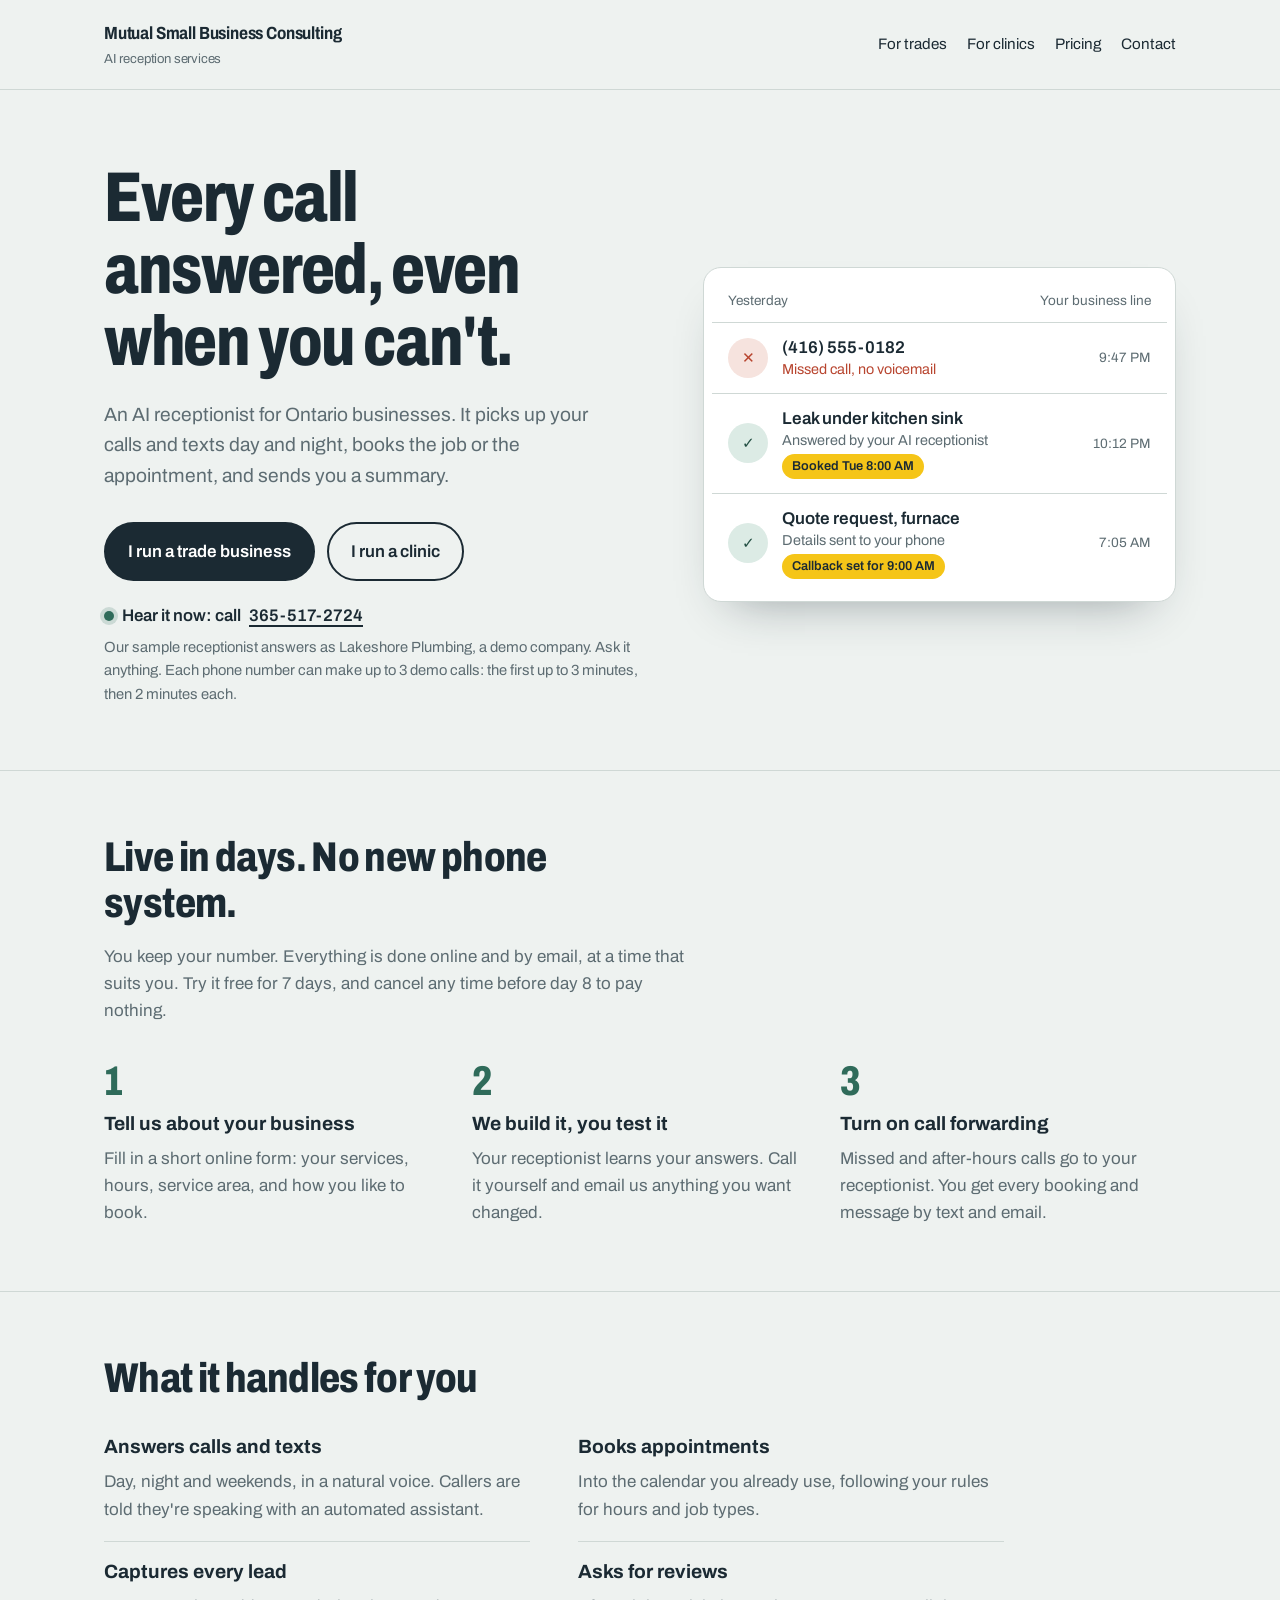
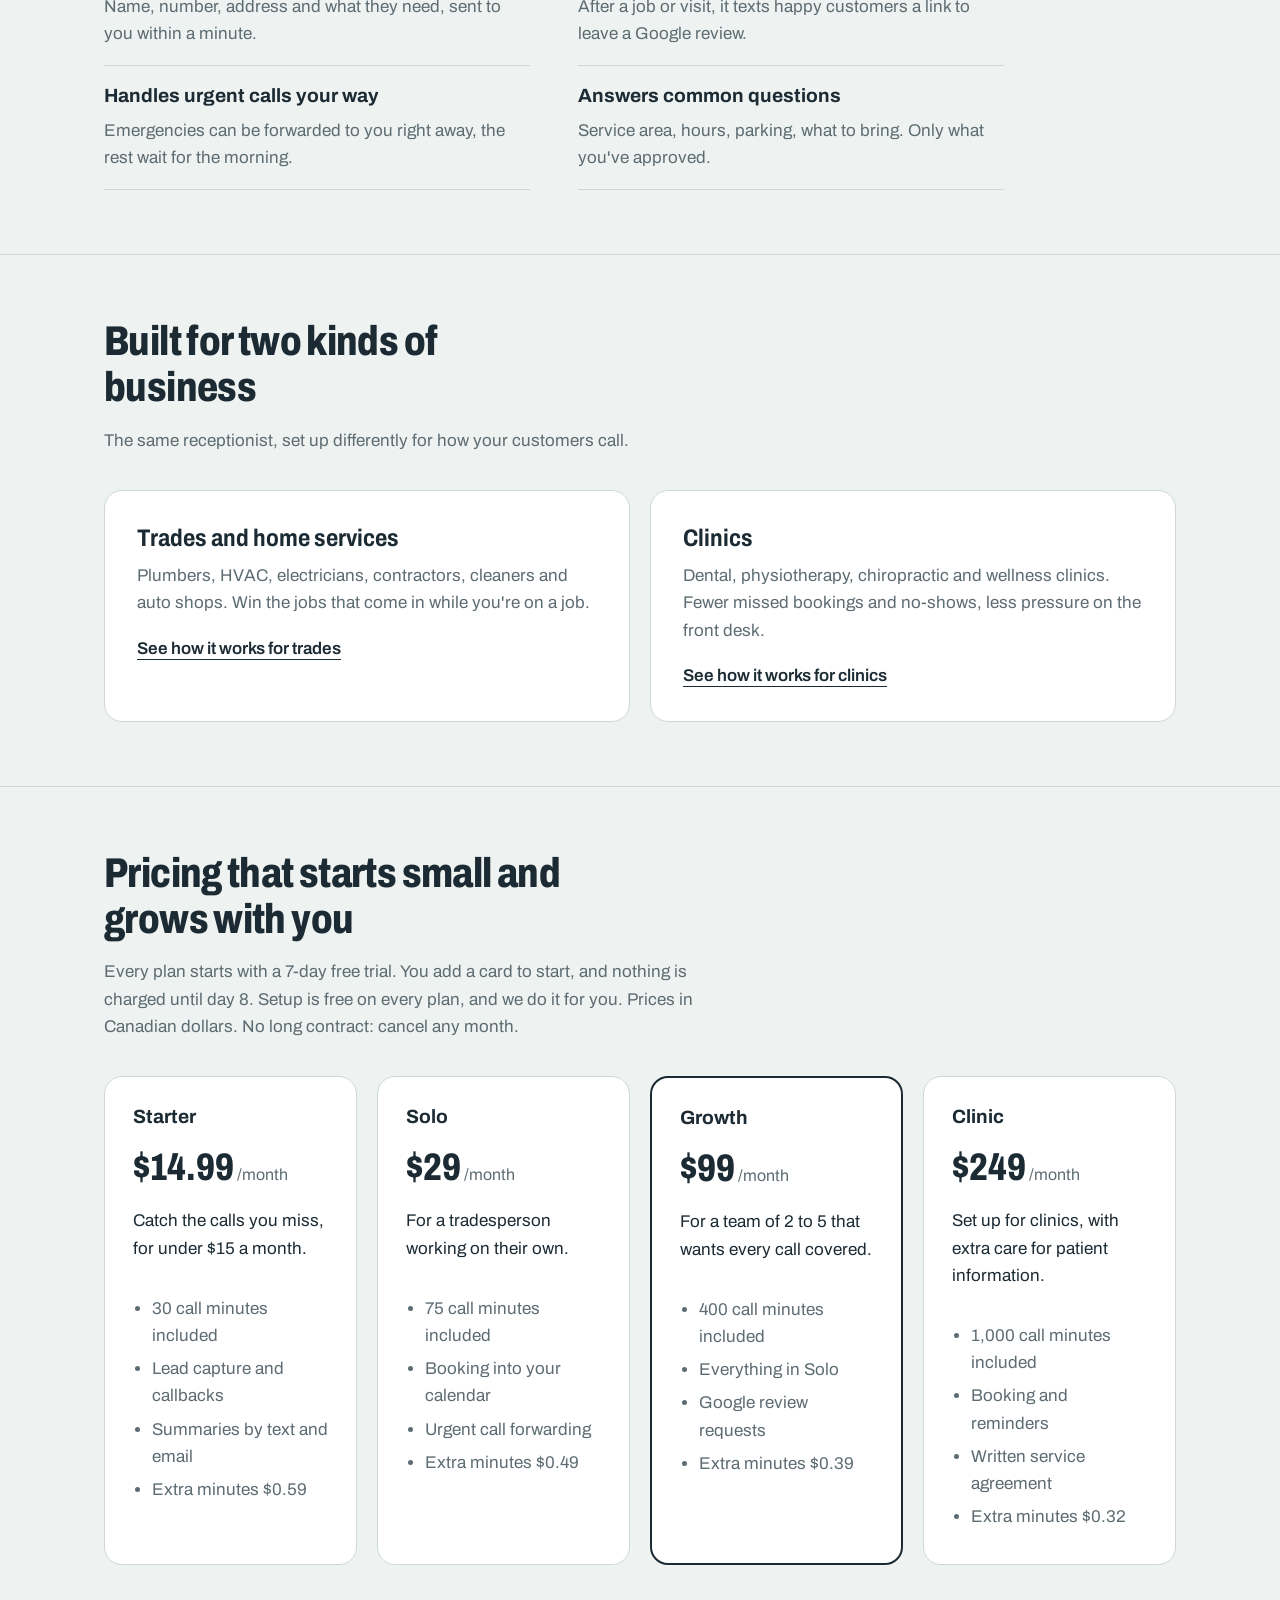
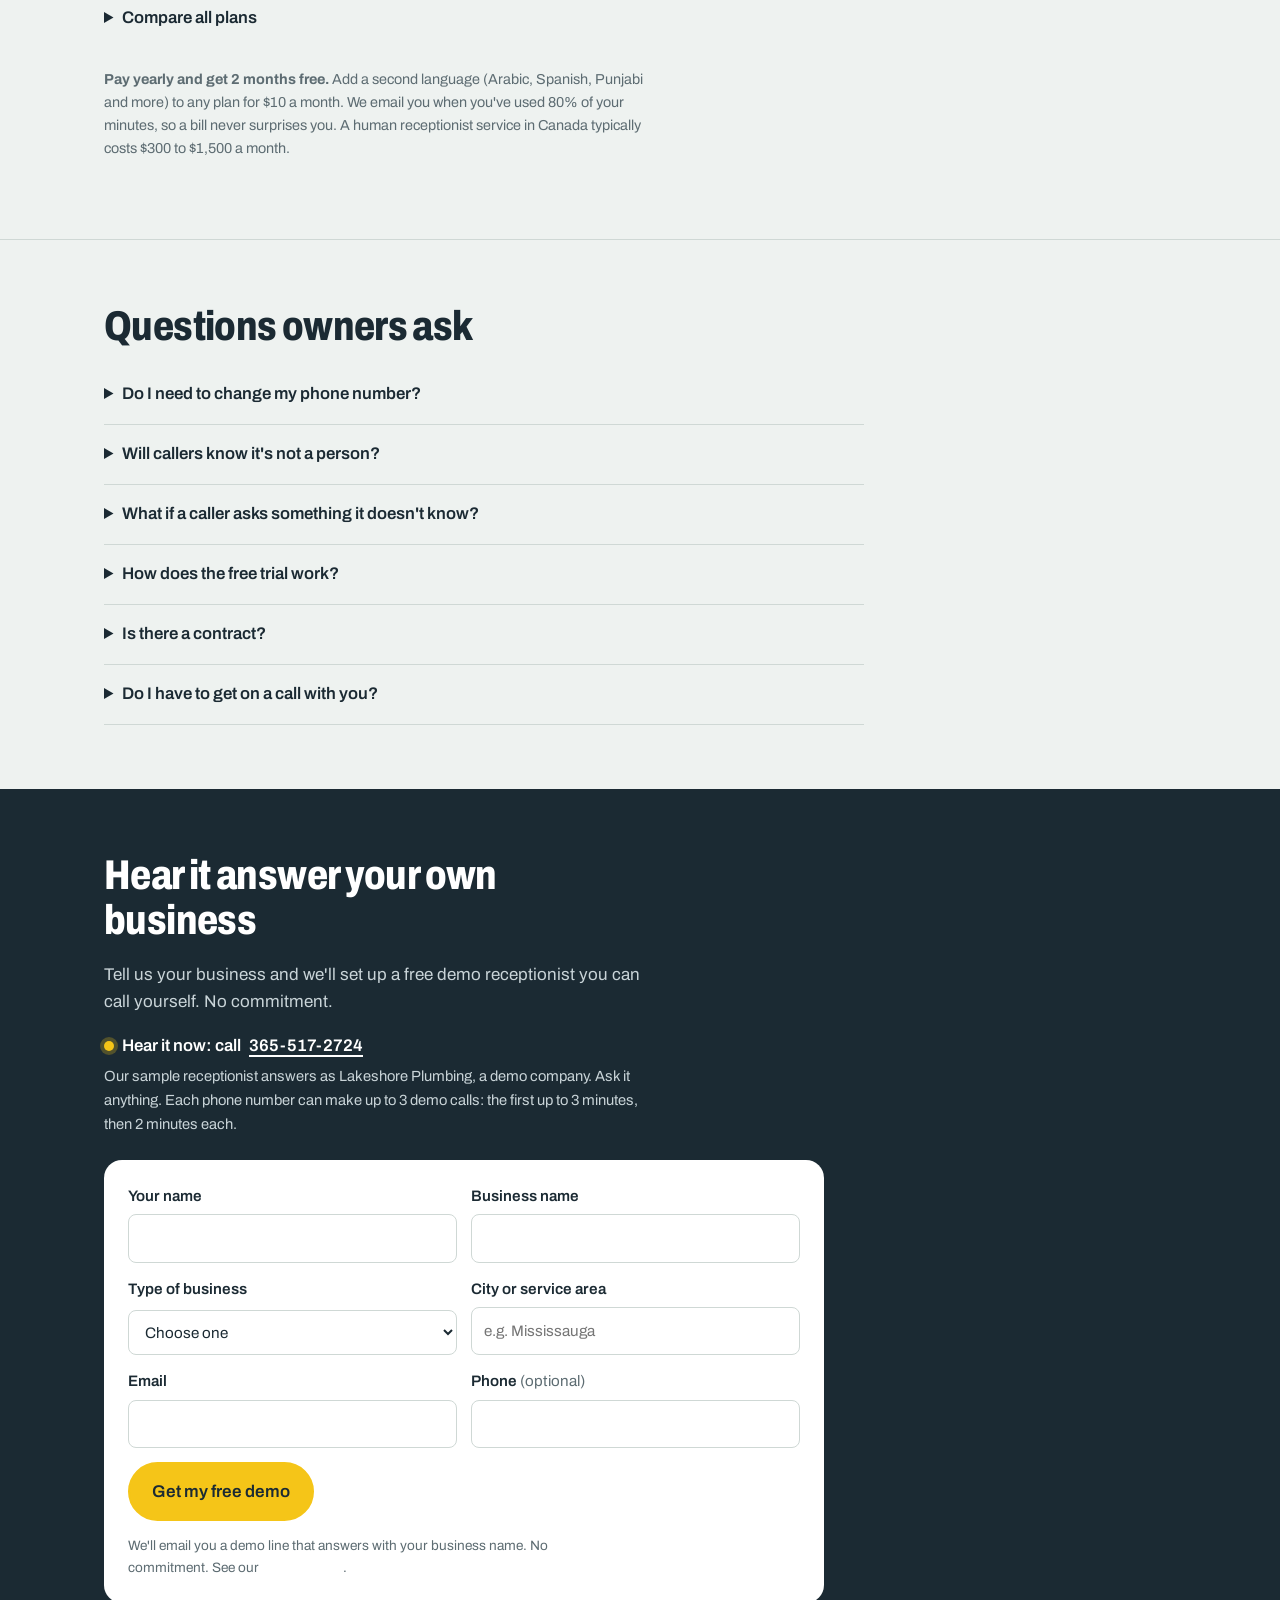
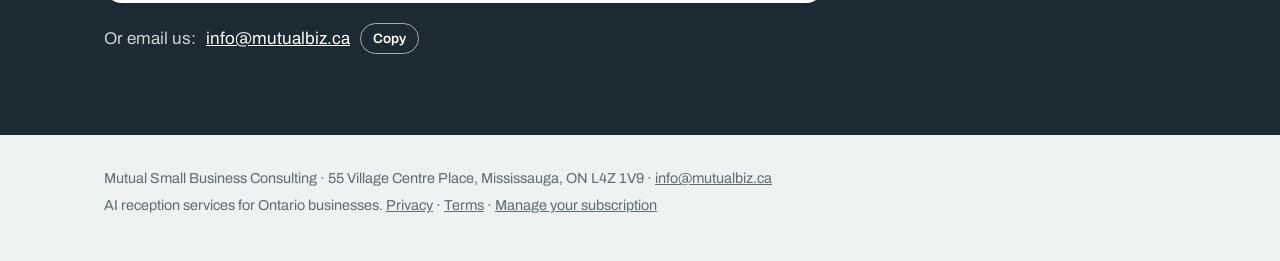
<file: index.html>
<!doctype html>
<html lang="en">
<head>
  <meta charset="utf-8">
  <meta name="viewport" content="width=device-width, initial-scale=1">
  <title>AI Reception for Ontario Businesses | Mutual Small Business Consulting</title>
  <meta name="description" content="An AI receptionist that answers your calls and texts, books appointments, and asks happy customers for reviews. For Ontario trades and clinics.">
  <link rel="preconnect" href="https://fonts.googleapis.com">
  <link rel="preconnect" href="https://fonts.gstatic.com" crossorigin>
  <link href="https://fonts.googleapis.com/css2?family=Archivo:wdth,wght@62..125,400..800&display=swap" rel="stylesheet">
  <link rel="stylesheet" href="styles.css">
  <script src="config.js" defer></script>
</head>
<body>
  <header class="site-header">
    <div class="wrap">
      <a class="brand" href="index.html">Mutual Small Business Consulting<small>AI reception services</small></a>
      <nav class="nav" aria-label="Main">
        <a href="trades.html">For trades</a>
        <a href="clinics.html">For clinics</a>
        <a href="#pricing">Pricing</a>
        <a href="#contact">Contact</a>
      </nav>
    </div>
  </header>

  <main>
    <section class="hero" aria-labelledby="hero-title">
      <div class="wrap">
        <div>
          <h1 id="hero-title">Every call answered, even when you can't.</h1>
          <p class="lede">An AI receptionist for Ontario businesses. It picks up your calls and texts day and night, books the job or the appointment, and sends you a summary.</p>
          <div class="actions">
            <a class="btn" href="trades.html">I run a trade business</a>
            <a class="btn secondary" href="clinics.html">I run a clinic</a>
          </div>
          <div data-demo></div>
        </div>

        <div class="calllog" role="img" aria-label="Example call log: one missed call at 9:47 PM, then calls answered by the AI receptionist and booked into the calendar.">
          <div class="calllog-head"><span>Yesterday</span><span>Your business line</span></div>
          <div class="call missed">
            <div class="call-icon" aria-hidden="true">✕</div>
            <div><div class="call-who">(416) 555-0182</div><div class="call-what">Missed call, no voicemail</div></div>
            <div class="call-time">9:47 PM</div>
          </div>
          <div class="call answered">
            <div class="call-icon" aria-hidden="true">✓</div>
            <div><div class="call-who">Leak under kitchen sink</div><div class="call-what">Answered by your AI receptionist</div><span class="booked">Booked Tue 8:00 AM</span></div>
            <div class="call-time">10:12 PM</div>
          </div>
          <div class="call answered">
            <div class="call-icon" aria-hidden="true">✓</div>
            <div><div class="call-who">Quote request, furnace</div><div class="call-what">Details sent to your phone</div><span class="booked">Callback set for 9:00 AM</span></div>
            <div class="call-time">7:05 AM</div>
          </div>
        </div>
      </div>
    </section>

    <section aria-labelledby="how-title">
      <div class="wrap">
        <h2 id="how-title">Live in days. No new phone system.</h2>
        <p class="intro">You keep your number. Everything is done online and by email, at a time that suits you. Try it free for 7 days, and cancel any time before day 8 to pay nothing.</p>
        <ol class="steps">
          <li><h3>Tell us about your business</h3><p>Fill in a short online form: your services, hours, service area, and how you like to book.</p></li>
          <li><h3>We build it, you test it</h3><p>Your receptionist learns your answers. Call it yourself and email us anything you want changed.</p></li>
          <li><h3>Turn on call forwarding</h3><p>Missed and after-hours calls go to your receptionist. You get every booking and message by text and email.</p></li>
        </ol>
      </div>
    </section>

    <section aria-labelledby="handles-title">
      <div class="wrap">
        <h2 id="handles-title">What it handles for you</h2>
        <div class="handles">
          <div><h3>Answers calls and texts</h3><p>Day, night and weekends, in a natural voice. Callers are told they're speaking with an automated assistant.</p></div>
          <div><h3>Books appointments</h3><p>Into the calendar you already use, following your rules for hours and job types.</p></div>
          <div><h3>Captures every lead</h3><p>Name, number, address and what they need, sent to you within a minute.</p></div>
          <div><h3>Asks for reviews</h3><p>After a job or visit, it texts happy customers a link to leave a Google review.</p></div>
          <div><h3>Handles urgent calls your way</h3><p>Emergencies can be forwarded to you right away, the rest wait for the morning.</p></div>
          <div><h3>Answers common questions</h3><p>Service area, hours, parking, what to bring. Only what you've approved.</p></div>
        </div>
      </div>
    </section>

    <section aria-labelledby="who-title">
      <div class="wrap">
        <h2 id="who-title">Built for two kinds of business</h2>
        <p class="intro">The same receptionist, set up differently for how your customers call.</p>
        <div class="doors">
          <a class="door" href="trades.html">
            <h3>Trades and home services</h3>
            <p>Plumbers, HVAC, electricians, contractors, cleaners and auto shops. Win the jobs that come in while you're on a job.</p>
            <span>See how it works for trades</span>
          </a>
          <a class="door" href="clinics.html">
            <h3>Clinics</h3>
            <p>Dental, physiotherapy, chiropractic and wellness clinics. Fewer missed bookings and no-shows, less pressure on the front desk.</p>
            <span>See how it works for clinics</span>
          </a>
        </div>
      </div>
    </section>

    <section id="pricing" aria-labelledby="pricing-title">
      <div class="wrap">
        <h2 id="pricing-title">Pricing that starts small and grows with you</h2>
        <p class="intro">Every plan starts with a 7-day free trial. You add a card to start, and nothing is charged until day 8. Setup is free on every plan, and we do it for you. Prices in Canadian dollars. No long contract: cancel any month.</p>
        <div class="plans plans-4">
          <div class="plan">
            <h3>Starter</h3>
            <div class="price">$14.99<small> /month</small></div>
            <p>Catch the calls you miss, for under $15 a month.</p>
            <ul><li>30 call minutes included</li><li>Lead capture and callbacks</li><li>Summaries by text and email</li><li>Extra minutes $0.59</li></ul>
          </div>
          <div class="plan">
            <h3>Solo</h3>
            <div class="price">$29<small> /month</small></div>
            <p>For a tradesperson working on their own.</p>
            <ul><li>75 call minutes included</li><li>Booking into your calendar</li><li>Urgent call forwarding</li><li>Extra minutes $0.49</li></ul>
          </div>
          <div class="plan featured">
            <h3>Growth</h3>
            <div class="price">$99<small> /month</small></div>
            <p>For a team of 2 to 5 that wants every call covered.</p>
            <ul><li>400 call minutes included</li><li>Everything in Solo</li><li>Google review requests</li><li>Extra minutes $0.39</li></ul>
          </div>
          <div class="plan">
            <h3>Clinic</h3>
            <div class="price">$249<small> /month</small></div>
            <p>Set up for clinics, with extra care for patient information.</p>
            <ul><li>1,000 call minutes included</li><li>Booking and reminders</li><li>Written service agreement</li><li>Extra minutes $0.32</li></ul>
          </div>
        </div>
        <details class="all-plans">
          <summary>Compare all plans</summary>
          <div class="table-wrap">
            <table>
              <thead><tr><th scope="col">Plan</th><th scope="col">Price per month</th><th scope="col">Minutes included</th><th scope="col">Extra minute</th><th scope="col">Best for</th></tr></thead>
              <tbody>
                <tr><th scope="row">Starter</th><td>$14.99</td><td>30</td><td>$0.59</td><td>Missed and after-hours calls only</td></tr>
                <tr><th scope="row">Solo</th><td>$29</td><td>75</td><td>$0.49</td><td>One tradesperson</td></tr>
                <tr><th scope="row">Trades</th><td>$49</td><td>150</td><td>$0.45</td><td>An owner with a helper</td></tr>
                <tr><th scope="row">Growth</th><td>$99</td><td>400</td><td>$0.39</td><td>A team of 2 to 5</td></tr>
                <tr><th scope="row">Pro</th><td>$179</td><td>800</td><td>$0.35</td><td>Busy teams, includes a second language</td></tr>
                <tr><th scope="row">Clinic</th><td>$249</td><td>1,000</td><td>$0.32</td><td>Dental, physio and wellness clinics</td></tr>
                <tr><th scope="row">Business</th><td>$399</td><td>1,600</td><td>$0.29</td><td>Several locations or high call volume</td></tr>
              </tbody>
            </table>
          </div>
        </details>
        <p class="fine"><strong>Pay yearly and get 2 months free.</strong> Add a second language (Arabic, Spanish, Punjabi and more) to any plan for $10 a month. We email you when you've used 80% of your minutes, so a bill never surprises you. A human receptionist service in Canada typically costs $300 to $1,500 a month.</p>
      </div>
    </section>

    <section aria-labelledby="faq-title">
      <div class="wrap">
        <h2 id="faq-title">Questions owners ask</h2>
        <details><summary>Do I need to change my phone number?</summary><p>No. You keep your number and forward missed or after-hours calls to your receptionist. You can switch it off any time.</p></details>
        <details><summary>Will callers know it's not a person?</summary><p>Yes. It tells callers it's an automated assistant. Most people just want their problem booked quickly, and it does that.</p></details>
        <details><summary>What if a caller asks something it doesn't know?</summary><p>It takes their details and tells them you'll call back. It only shares answers you've approved.</p></details>
        <details><summary>How does the free trial work?</summary><p>Your receptionist runs on your real calls for 7 days at no cost. You add a payment card when you sign up, but nothing is charged until day 8. Two days before the trial ends, we email you a summary of the calls it answered. Cancel any time before day 8 from your subscription page and you pay nothing.</p></details>
        <details><summary>Is there a contract?</summary><p>Month to month. Cancel any month with no penalty.</p></details>
        <details><summary>Do I have to get on a call with you?</summary><p>No. Setup, changes and support are all handled online and by email, so you can deal with it when it suits you.</p></details>
      </div>
    </section>

    <section class="contact" id="contact" aria-labelledby="contact-title">
      <div class="wrap">
        <h2 id="contact-title">Hear it answer your own business</h2>
        <p>Tell us your business and we'll set up a free demo receptionist you can call yourself. No commitment.</p>
        <div data-contact></div>
      </div>
    </section>
  </main>

  <footer class="site-footer">
    <div class="wrap">
      <p>Mutual Small Business Consulting · 55 Village Centre Place, Mississauga, ON L4Z 1V9 · <a href="mailto:info@mutualbiz.ca">info@mutualbiz.ca</a></p>
      <p>AI reception services for Ontario businesses. <a href="privacy.html">Privacy</a> · <a href="terms.html">Terms</a> · <a href="https://billing.stripe.com/p/login/7sY3cu4XI2ITfHadEU1kA00">Manage your subscription</a></p>
    </div>
  </footer>
</body>
</html>
</file>
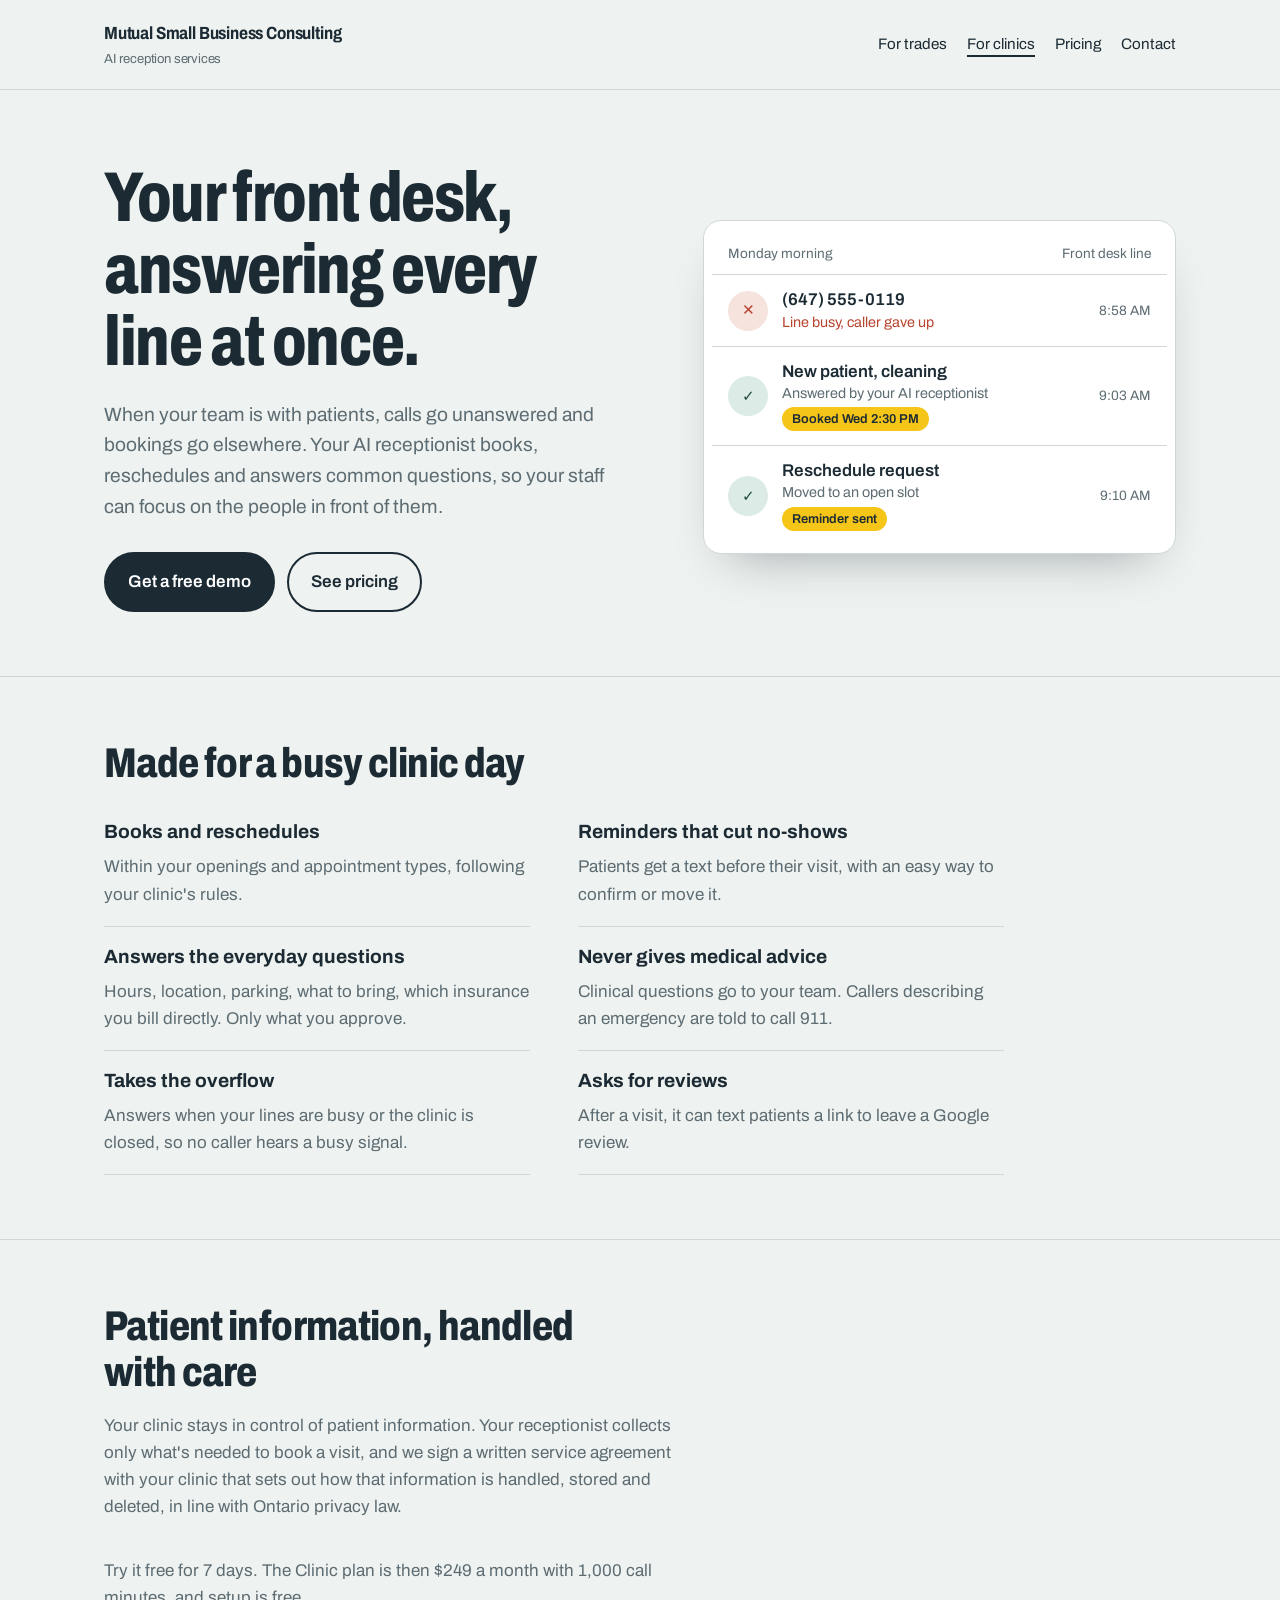
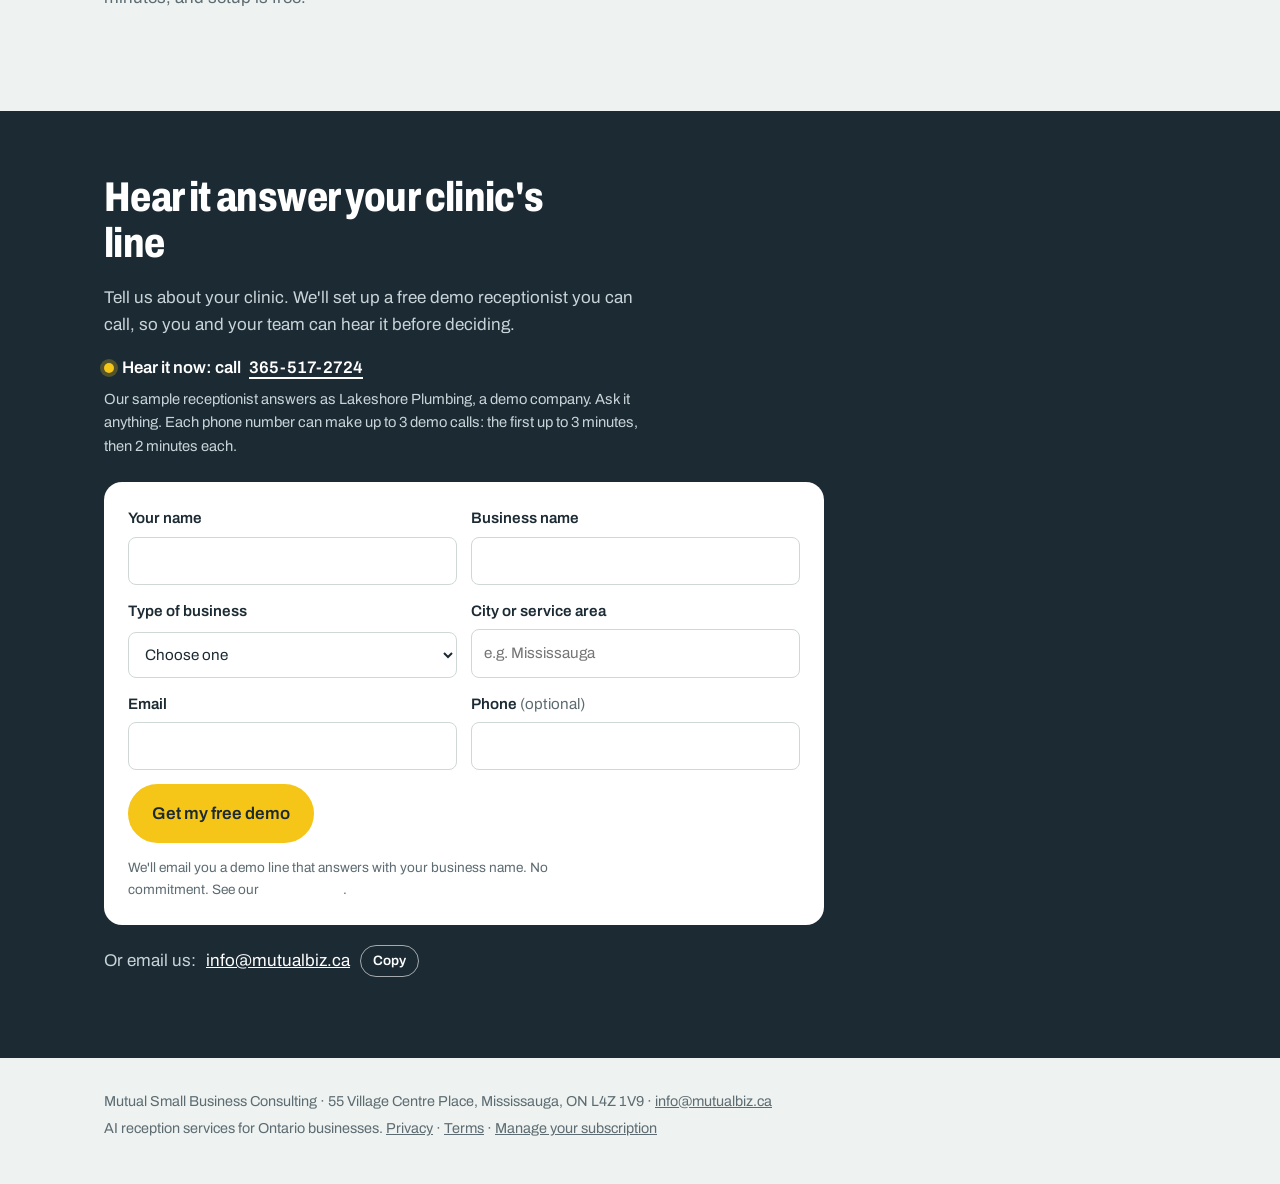
<file: clinics.html>
<!doctype html>
<html lang="en">
<head>
  <meta charset="utf-8">
  <meta name="viewport" content="width=device-width, initial-scale=1">
  <title>AI Reception for Clinics | Mutual Small Business Consulting</title>
  <meta name="description" content="An AI receptionist for Ontario dental, physiotherapy and wellness clinics. Answers calls, books appointments and sends reminders.">
  <link rel="preconnect" href="https://fonts.googleapis.com">
  <link rel="preconnect" href="https://fonts.gstatic.com" crossorigin>
  <link href="https://fonts.googleapis.com/css2?family=Archivo:wdth,wght@62..125,400..800&display=swap" rel="stylesheet">
  <link rel="stylesheet" href="styles.css">
  <script src="config.js" defer></script>
</head>
<body>
  <header class="site-header">
    <div class="wrap">
      <a class="brand" href="index.html">Mutual Small Business Consulting<small>AI reception services</small></a>
      <nav class="nav" aria-label="Main">
        <a href="trades.html">For trades</a>
        <a href="clinics.html" aria-current="page">For clinics</a>
        <a href="index.html#pricing">Pricing</a>
        <a href="#contact">Contact</a>
      </nav>
    </div>
  </header>

  <main>
    <section class="hero" aria-labelledby="hero-title">
      <div class="wrap">
        <div>
          <h1 id="hero-title">Your front desk, answering every line at once.</h1>
          <p class="lede">When your team is with patients, calls go unanswered and bookings go elsewhere. Your AI receptionist books, reschedules and answers common questions, so your staff can focus on the people in front of them.</p>
          <div class="actions">
            <a class="btn" href="#contact">Get a free demo</a>
            <a class="btn secondary" href="index.html#pricing">See pricing</a>
          </div>
        </div>

        <div class="calllog" role="img" aria-label="Example: clinic calls answered and booked while the front desk was busy.">
          <div class="calllog-head"><span>Monday morning</span><span>Front desk line</span></div>
          <div class="call missed">
            <div class="call-icon" aria-hidden="true">✕</div>
            <div><div class="call-who">(647) 555-0119</div><div class="call-what">Line busy, caller gave up</div></div>
            <div class="call-time">8:58 AM</div>
          </div>
          <div class="call answered">
            <div class="call-icon" aria-hidden="true">✓</div>
            <div><div class="call-who">New patient, cleaning</div><div class="call-what">Answered by your AI receptionist</div><span class="booked">Booked Wed 2:30 PM</span></div>
            <div class="call-time">9:03 AM</div>
          </div>
          <div class="call answered">
            <div class="call-icon" aria-hidden="true">✓</div>
            <div><div class="call-who">Reschedule request</div><div class="call-what">Moved to an open slot</div><span class="booked">Reminder sent</span></div>
            <div class="call-time">9:10 AM</div>
          </div>
        </div>
      </div>
    </section>

    <section aria-labelledby="clinic-title">
      <div class="wrap">
        <h2 id="clinic-title">Made for a busy clinic day</h2>
        <div class="handles">
          <div><h3>Books and reschedules</h3><p>Within your openings and appointment types, following your clinic's rules.</p></div>
          <div><h3>Reminders that cut no-shows</h3><p>Patients get a text before their visit, with an easy way to confirm or move it.</p></div>
          <div><h3>Answers the everyday questions</h3><p>Hours, location, parking, what to bring, which insurance you bill directly. Only what you approve.</p></div>
          <div><h3>Never gives medical advice</h3><p>Clinical questions go to your team. Callers describing an emergency are told to call 911.</p></div>
          <div><h3>Takes the overflow</h3><p>Answers when your lines are busy or the clinic is closed, so no caller hears a busy signal.</p></div>
          <div><h3>Asks for reviews</h3><p>After a visit, it can text patients a link to leave a Google review.</p></div>
        </div>
      </div>
    </section>

    <section aria-labelledby="privacy-title">
      <div class="wrap">
        <h2 id="privacy-title">Patient information, handled with care</h2>
        <p class="intro">Your clinic stays in control of patient information. Your receptionist collects only what's needed to book a visit, and we sign a written service agreement with your clinic that sets out how that information is handled, stored and deleted, in line with Ontario privacy law.</p>
        <p class="intro">Try it free for 7 days. The Clinic plan is then $249 a month with 1,000 call minutes, and setup is free.</p>
      </div>
    </section>

    <section class="contact" id="contact" aria-labelledby="contact-title">
      <div class="wrap">
        <h2 id="contact-title">Hear it answer your clinic's line</h2>
        <p>Tell us about your clinic. We'll set up a free demo receptionist you can call, so you and your team can hear it before deciding.</p>
        <div data-contact></div>
      </div>
    </section>
  </main>

  <footer class="site-footer">
    <div class="wrap">
      <p>Mutual Small Business Consulting · 55 Village Centre Place, Mississauga, ON L4Z 1V9 · <a href="mailto:info@mutualbiz.ca">info@mutualbiz.ca</a></p>
      <p>AI reception services for Ontario businesses. <a href="privacy.html">Privacy</a> · <a href="terms.html">Terms</a> · <a href="https://billing.stripe.com/p/login/7sY3cu4XI2ITfHadEU1kA00">Manage your subscription</a></p>
    </div>
  </footer>
</body>
</html>
</file>
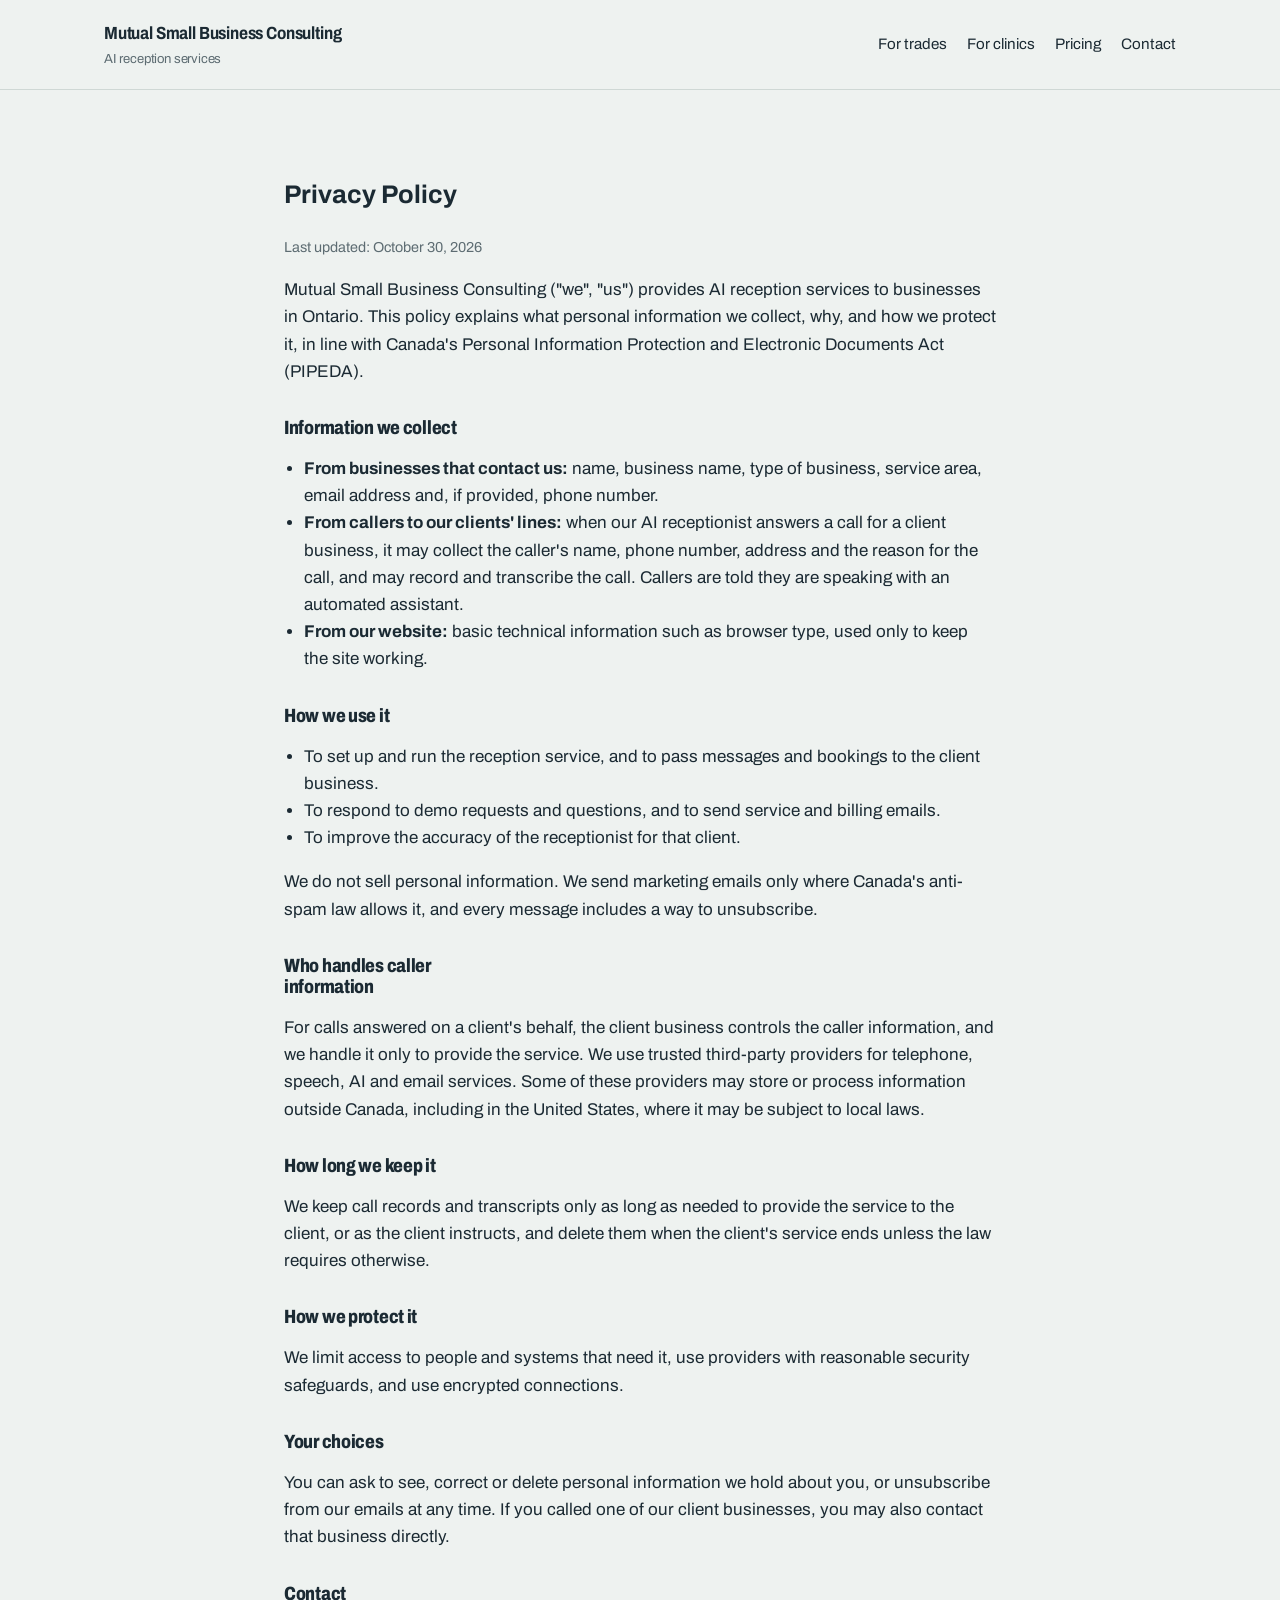
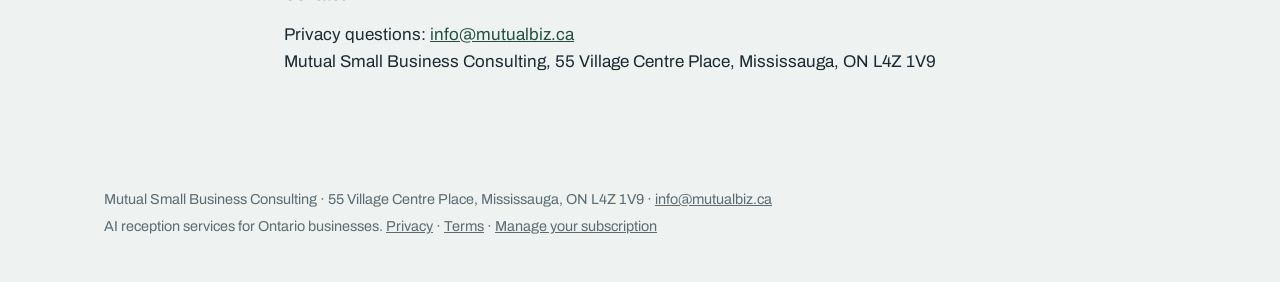
<file: privacy.html>
<!doctype html>
<html lang="en">
<head>
  <meta charset="utf-8">
  <meta name="viewport" content="width=device-width, initial-scale=1">
  <title>Privacy Policy | Mutual Small Business Consulting</title>
  <meta name="description" content="How Mutual Small Business Consulting collects, uses and protects personal information.">
  <link rel="preconnect" href="https://fonts.googleapis.com">
  <link rel="preconnect" href="https://fonts.gstatic.com" crossorigin>
  <link href="https://fonts.googleapis.com/css2?family=Archivo:wdth,wght@62..125,400..800&display=swap" rel="stylesheet">
  <link rel="stylesheet" href="styles.css">
</head>
<body>
  <header class="site-header">
    <div class="wrap">
      <a class="brand" href="index.html">Mutual Small Business Consulting<small>AI reception services</small></a>
      <nav class="nav" aria-label="Main">
        <a href="trades.html">For trades</a>
        <a href="clinics.html">For clinics</a>
        <a href="index.html#pricing">Pricing</a>
        <a href="index.html#contact">Contact</a>
      </nav>
    </div>
  </header>

  <main>
    <section class="legal">
      <div class="wrap" style="display:block">
        <h1>Privacy Policy</h1>
        <p class="fine">Last updated: October 30, 2026</p>

        <p>Mutual Small Business Consulting ("we", "us") provides AI reception services to businesses in Ontario. This policy explains what personal information we collect, why, and how we protect it, in line with Canada's Personal Information Protection and Electronic Documents Act (PIPEDA).</p>

        <h2>Information we collect</h2>
        <ul>
          <li><strong>From businesses that contact us:</strong> name, business name, type of business, service area, email address and, if provided, phone number.</li>
          <li><strong>From callers to our clients' lines:</strong> when our AI receptionist answers a call for a client business, it may collect the caller's name, phone number, address and the reason for the call, and may record and transcribe the call. Callers are told they are speaking with an automated assistant.</li>
          <li><strong>From our website:</strong> basic technical information such as browser type, used only to keep the site working.</li>
        </ul>

        <h2>How we use it</h2>
        <ul>
          <li>To set up and run the reception service, and to pass messages and bookings to the client business.</li>
          <li>To respond to demo requests and questions, and to send service and billing emails.</li>
          <li>To improve the accuracy of the receptionist for that client.</li>
        </ul>
        <p>We do not sell personal information. We send marketing emails only where Canada's anti-spam law allows it, and every message includes a way to unsubscribe.</p>

        <h2>Who handles caller information</h2>
        <p>For calls answered on a client's behalf, the client business controls the caller information, and we handle it only to provide the service. We use trusted third-party providers for telephone, speech, AI and email services. Some of these providers may store or process information outside Canada, including in the United States, where it may be subject to local laws.</p>

        <h2>How long we keep it</h2>
        <p>We keep call records and transcripts only as long as needed to provide the service to the client, or as the client instructs, and delete them when the client's service ends unless the law requires otherwise.</p>

        <h2>How we protect it</h2>
        <p>We limit access to people and systems that need it, use providers with reasonable security safeguards, and use encrypted connections.</p>

        <h2>Your choices</h2>
        <p>You can ask to see, correct or delete personal information we hold about you, or unsubscribe from our emails at any time. If you called one of our client businesses, you may also contact that business directly.</p>

        <h2>Contact</h2>
        <p>Privacy questions: <a href="mailto:info@mutualbiz.ca">info@mutualbiz.ca</a><br>
        Mutual Small Business Consulting, 55 Village Centre Place, Mississauga, ON L4Z 1V9</p>
      </div>
    </section>
  </main>

  <footer class="site-footer">
    <div class="wrap">
      <p>Mutual Small Business Consulting · 55 Village Centre Place, Mississauga, ON L4Z 1V9 · <a href="mailto:info@mutualbiz.ca">info@mutualbiz.ca</a></p>
      <p>AI reception services for Ontario businesses. <a href="privacy.html">Privacy</a> · <a href="terms.html">Terms</a> · <a href="https://billing.stripe.com/p/login/7sY3cu4XI2ITfHadEU1kA00">Manage your subscription</a></p>
    </div>
  </footer>
</body>
</html>
</file>
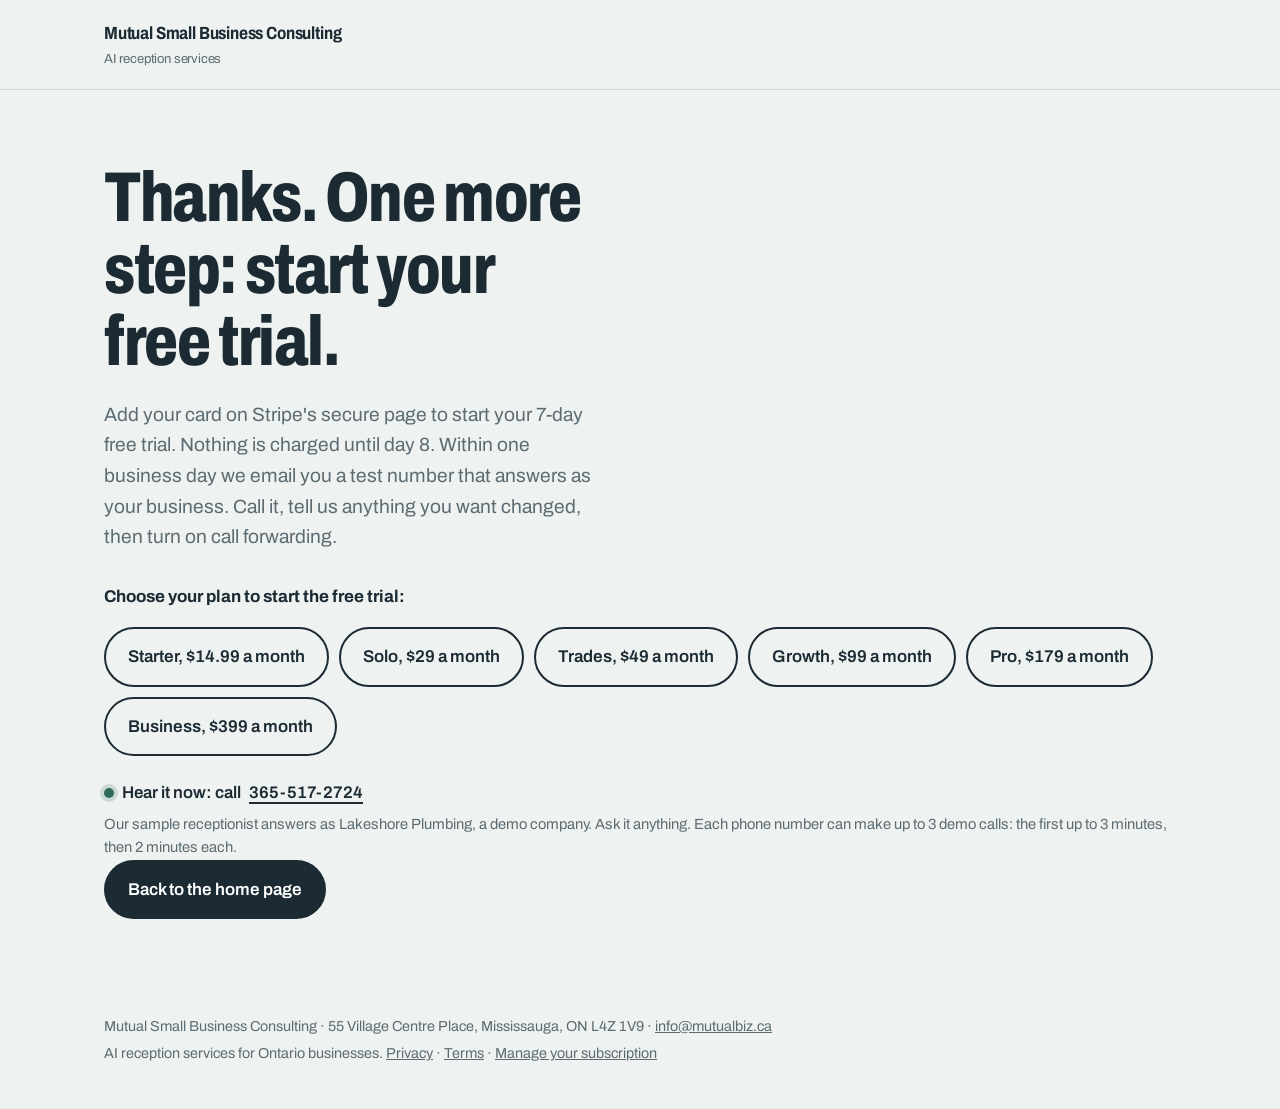
<file: setup-thanks.html>
<!doctype html>
<html lang="en">
<head>
  <meta charset="utf-8">
  <meta name="viewport" content="width=device-width, initial-scale=1">
  <title>Setup Received | Mutual Small Business Consulting</title>
  <meta name="robots" content="noindex">
  <link rel="preconnect" href="https://fonts.googleapis.com">
  <link rel="preconnect" href="https://fonts.gstatic.com" crossorigin>
  <link href="https://fonts.googleapis.com/css2?family=Archivo:wdth,wght@62..125,400..800&display=swap" rel="stylesheet">
  <link rel="stylesheet" href="styles.css">
  <script src="config.js" defer></script>
</head>
<body>
  <header class="site-header">
    <div class="wrap">
      <a class="brand" href="index.html">Mutual Small Business Consulting<small>AI reception services</small></a>
    </div>
  </header>
  <main>
    <section class="hero">
      <div class="wrap" style="display:block">
        <h1>Thanks. One more step: start your free trial.</h1>
        <p class="lede">Add your card on Stripe's secure page to start your 7-day free trial. Nothing is charged until day 8. Within one business day we email you a test number that answers as your business. Call it, tell us anything you want changed, then turn on call forwarding.</p>
        <div data-plans></div>
        <div data-demo></div>
        <div class="actions"><a class="btn" href="index.html">Back to the home page</a></div>
      </div>
    </section>
  </main>
  <footer class="site-footer">
    <div class="wrap">
      <p>Mutual Small Business Consulting · 55 Village Centre Place, Mississauga, ON L4Z 1V9 · <a href="mailto:info@mutualbiz.ca">info@mutualbiz.ca</a></p>
      <p>AI reception services for Ontario businesses. <a href="privacy.html">Privacy</a> · <a href="terms.html">Terms</a> · <a href="https://billing.stripe.com/p/login/7sY3cu4XI2ITfHadEU1kA00">Manage your subscription</a></p>
    </div>
  </footer>
</body>
</html>
</file>
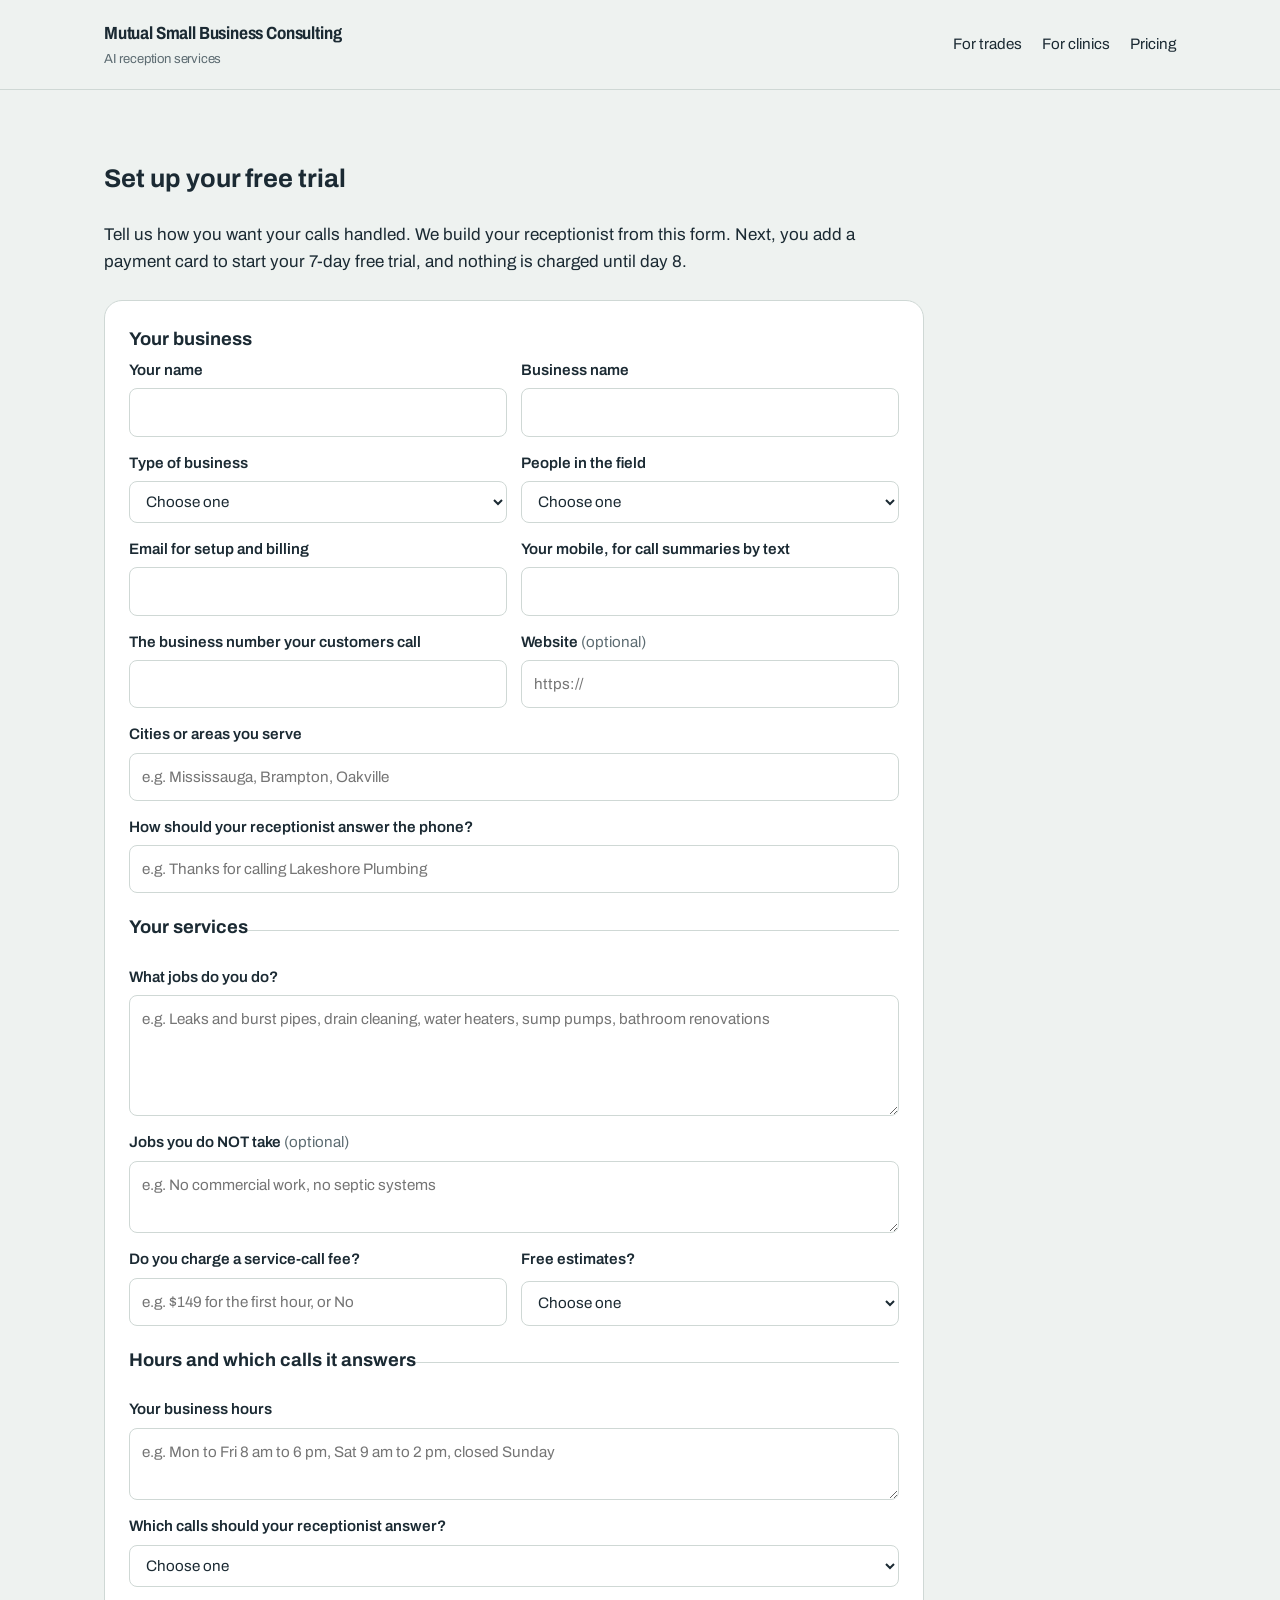
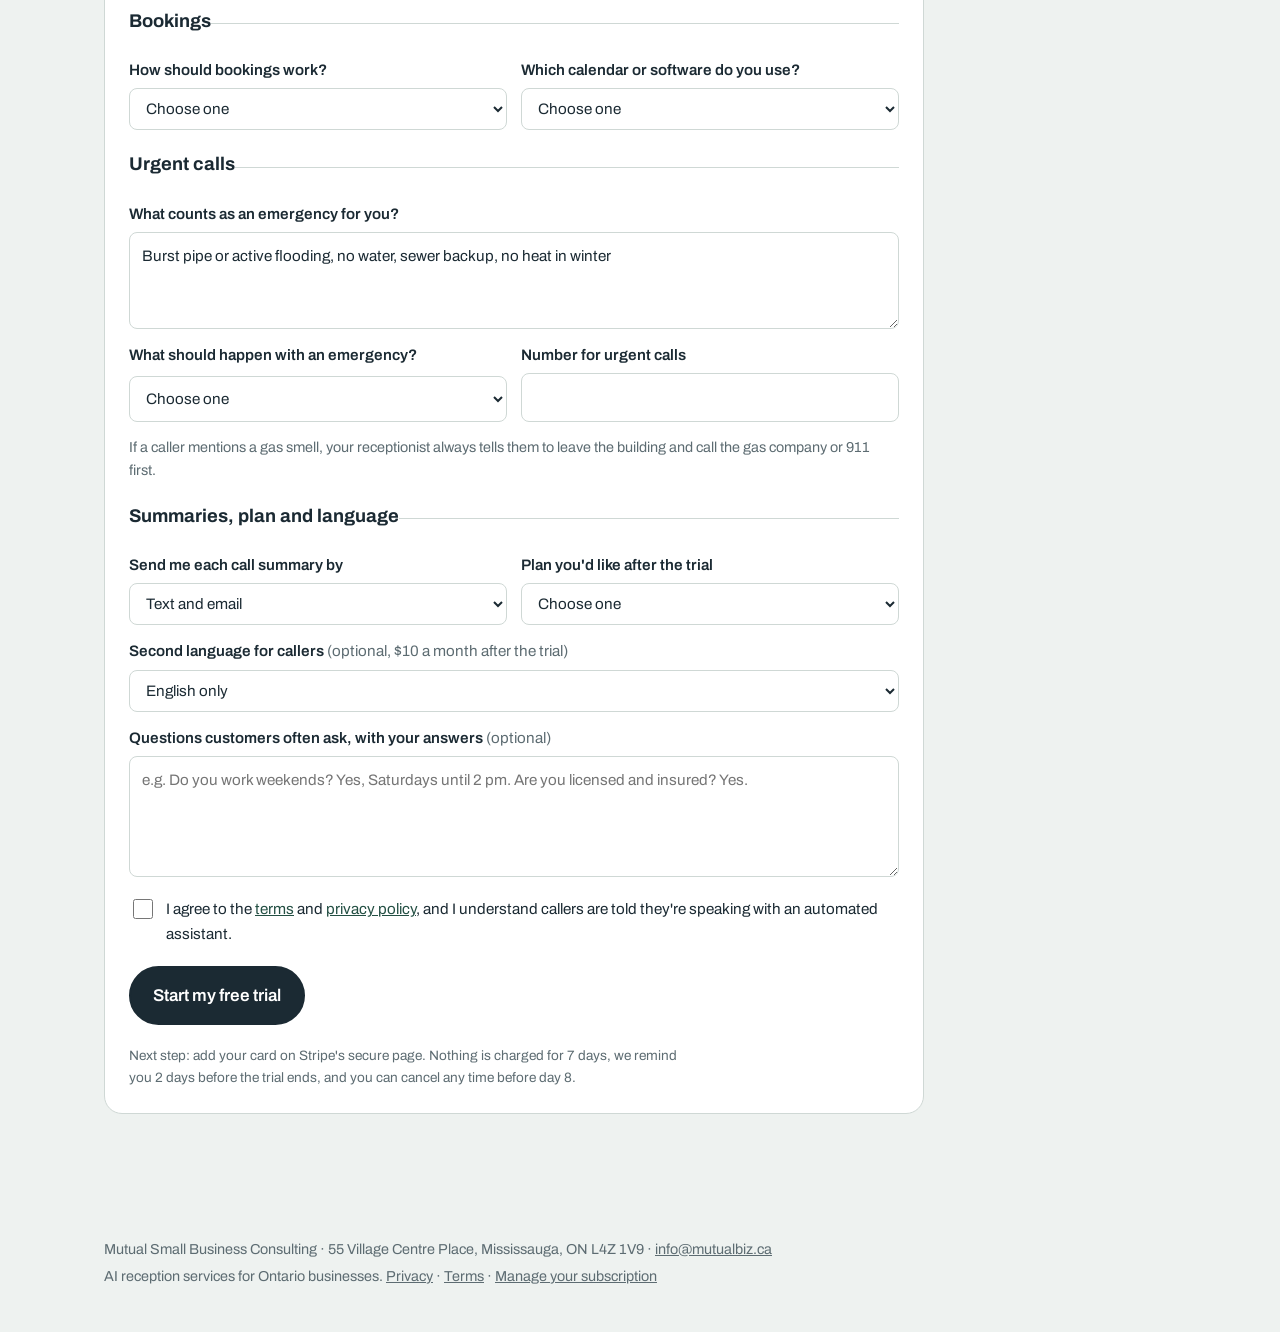
<file: setup.html>
<!doctype html>
<html lang="en">
<head>
  <meta charset="utf-8">
  <meta name="viewport" content="width=device-width, initial-scale=1">
  <title>Set Up Your Free Trial | Mutual Small Business Consulting</title>
  <meta name="description" content="Tell us about your business and we'll set up your AI receptionist for a free 7-day trial.">
  <meta name="robots" content="noindex">
  <link rel="preconnect" href="https://fonts.googleapis.com">
  <link rel="preconnect" href="https://fonts.gstatic.com" crossorigin>
  <link href="https://fonts.googleapis.com/css2?family=Archivo:wdth,wght@62..125,400..800&display=swap" rel="stylesheet">
  <link rel="stylesheet" href="styles.css">
  <script src="config.js" defer></script>
</head>
<body>
  <header class="site-header">
    <div class="wrap">
      <a class="brand" href="index.html">Mutual Small Business Consulting<small>AI reception services</small></a>
      <nav class="nav" aria-label="Main">
        <a href="trades.html">For trades</a>
        <a href="clinics.html">For clinics</a>
        <a href="index.html#pricing">Pricing</a>
      </nav>
    </div>
  </header>

  <main>
    <section class="setup">
      <div class="wrap">
        <h1>Set up your free trial</h1>
        <p class="lede">Tell us how you want your calls handled. We build your receptionist from this form. Next, you add a payment card to start your 7-day free trial, and nothing is charged until day 8.</p>

        <form class="demo-form setup-form" action="https://api.web3forms.com/submit" method="POST">
          <input type="hidden" name="access_key" value="5509a374-cb43-4881-8d43-927cb2e8f5b7">
          <input type="hidden" name="subject" value="New trial setup: AI receptionist">
          <input type="hidden" name="from_name" value="mutualbiz.ca setup form">
          <input type="hidden" name="redirect" value="https://www.mutualbiz.ca/setup-thanks.html">
          <input type="checkbox" name="botcheck" class="hp" tabindex="-1" autocomplete="off" aria-hidden="true">

          <fieldset>
            <legend>Your business</legend>
            <div class="field-row">
              <label>Your name<input name="owner_name" required autocomplete="name"></label>
              <label>Business name<input name="business" required autocomplete="organization"></label>
            </div>
            <div class="field-row">
              <label>Type of business<select name="trade" id="trade" required>
                <option value="">Choose one</option>
                <option>Plumbing</option>
                <option>HVAC / heating and cooling</option>
                <option>Electrical</option>
                <option>Other trade</option>
              </select></label>
              <label>People in the field<select name="team_size" required>
                <option value="">Choose one</option>
                <option>Just me</option><option>2 to 5</option><option>6 to 15</option><option>More than 15</option>
              </select></label>
            </div>
            <div class="field-row">
              <label>Email for setup and billing<input type="email" name="email" required autocomplete="email"></label>
              <label>Your mobile, for call summaries by text<input type="tel" name="mobile" required autocomplete="tel"></label>
            </div>
            <div class="field-row">
              <label>The business number your customers call<input type="tel" name="business_phone" required></label>
              <label><span>Website <span class="opt">(optional)</span></span><input type="url" name="website" placeholder="https://"></label>
            </div>
            <label>Cities or areas you serve<input name="service_area" required placeholder="e.g. Mississauga, Brampton, Oakville"></label>
            <label>How should your receptionist answer the phone?<input name="greeting" required placeholder="e.g. Thanks for calling Lakeshore Plumbing"></label>
          </fieldset>

          <fieldset>
            <legend>Your services</legend>
            <label>What jobs do you do?<textarea name="services" rows="4" required placeholder="e.g. Leaks and burst pipes, drain cleaning, water heaters, sump pumps, bathroom renovations"></textarea></label>
            <label><span>Jobs you do NOT take <span class="opt">(optional)</span></span><textarea name="services_not" rows="2" placeholder="e.g. No commercial work, no septic systems"></textarea></label>
            <div class="field-row">
              <label>Do you charge a service-call fee?<input name="service_fee" required placeholder="e.g. $149 for the first hour, or No"></label>
              <label>Free estimates?<select name="free_estimates" required>
                <option value="">Choose one</option><option>Yes, free estimates</option><option>Estimates for larger jobs only</option><option>No</option>
              </select></label>
            </div>
          </fieldset>

          <fieldset>
            <legend>Hours and which calls it answers</legend>
            <label>Your business hours<textarea name="hours" rows="2" required placeholder="e.g. Mon to Fri 8 am to 6 pm, Sat 9 am to 2 pm, closed Sunday"></textarea></label>
            <label>Which calls should your receptionist answer?<select name="answer_when" required>
              <option value="">Choose one</option>
              <option>Missed calls and after hours only</option>
              <option>All calls, all the time</option>
              <option>After hours and weekends only</option>
            </select></label>
          </fieldset>

          <fieldset>
            <legend>Bookings</legend>
            <div class="field-row">
              <label>How should bookings work?<select name="booking_mode" required>
                <option value="">Choose one</option>
                <option>Take the request, I confirm the time</option>
                <option>Book straight into my calendar</option>
              </select></label>
              <label>Which calendar or software do you use?<select name="calendar" required>
                <option value="">Choose one</option>
                <option>Google Calendar</option><option>Outlook calendar</option><option>Jobber</option><option>Housecall Pro</option>
                <option>ServiceTitan</option><option>Paper or none</option><option>Other</option>
              </select></label>
            </div>
          </fieldset>

          <fieldset>
            <legend>Urgent calls</legend>
            <label>What counts as an emergency for you?<textarea name="emergencies" rows="3" required>Burst pipe or active flooding, no water, sewer backup, no heat in winter</textarea></label>
            <div class="field-row">
              <label>What should happen with an emergency?<select name="emergency_action" required>
                <option value="">Choose one</option>
                <option>Forward the call to me right away, any time</option>
                <option>Forward during my hours, text me after hours</option>
                <option>Text me right away, don't forward</option>
              </select></label>
              <label>Number for urgent calls<input type="tel" name="emergency_phone" required></label>
            </div>
            <p class="note">If a caller mentions a gas smell, your receptionist always tells them to leave the building and call the gas company or 911 first.</p>
          </fieldset>

          <fieldset>
            <legend>Summaries, plan and language</legend>
            <div class="field-row">
              <label>Send me each call summary by<select name="summary_by" required>
                <option>Text and email</option><option>Text only</option><option>Email only</option>
              </select></label>
              <label>Plan you'd like after the trial<select name="plan" required>
                <option value="">Choose one</option>
                <option>Not sure yet, help me choose</option>
                <option>Starter, $14.99</option><option>Solo, $29</option><option>Trades, $49</option>
                <option>Growth, $99</option><option>Pro, $179</option><option>Business, $399</option>
              </select></label>
            </div>
            <label><span>Second language for callers <span class="opt">(optional, $10 a month after the trial)</span></span><select name="second_language">
              <option>English only</option><option>Arabic</option><option>Farsi</option><option>Hindi</option><option>Italian</option>
              <option>Mandarin</option><option>Cantonese</option><option>Polish</option><option>Portuguese</option><option>Punjabi</option>
              <option>Spanish</option><option>Tagalog</option><option>Urdu</option><option>Other</option>
            </select></label>
            <label><span>Questions customers often ask, with your answers <span class="opt">(optional)</span></span><textarea name="faq" rows="4" placeholder="e.g. Do you work weekends? Yes, Saturdays until 2 pm. Are you licensed and insured? Yes."></textarea></label>
          </fieldset>

          <label class="check"><input type="checkbox" name="agree" value="yes" required><span>I agree to the <a href="terms.html">terms</a> and <a href="privacy.html">privacy policy</a>, and I understand callers are told they're speaking with an automated assistant.</span></label>

          <button class="btn" type="submit">Start my free trial</button>
          <p class="fine">Next step: add your card on Stripe's secure page. Nothing is charged for 7 days, we remind you 2 days before the trial ends, and you can cancel any time before day 8.</p>
        </form>
      </div>
    </section>
  </main>

  <footer class="site-footer">
    <div class="wrap">
      <p>Mutual Small Business Consulting · 55 Village Centre Place, Mississauga, ON L4Z 1V9 · <a href="mailto:info@mutualbiz.ca">info@mutualbiz.ca</a></p>
      <p>AI reception services for Ontario businesses. <a href="privacy.html">Privacy</a> · <a href="terms.html">Terms</a> · <a href="https://billing.stripe.com/p/login/7sY3cu4XI2ITfHadEU1kA00">Manage your subscription</a></p>
    </div>
  </footer>
  <script>
    // Pre-select the trade from a link like setup.html?trade=Plumbing
    (function () {
      var t = new URLSearchParams(location.search).get("trade");
      var sel = document.getElementById("trade");
      if (!t || !sel) return;
      for (var i = 0; i < sel.options.length; i++) {
        if (sel.options[i].text.toLowerCase().indexOf(t.toLowerCase()) === 0) { sel.selectedIndex = i; break; }
      }
    })();
  </script>
</body>
</html>
</file>
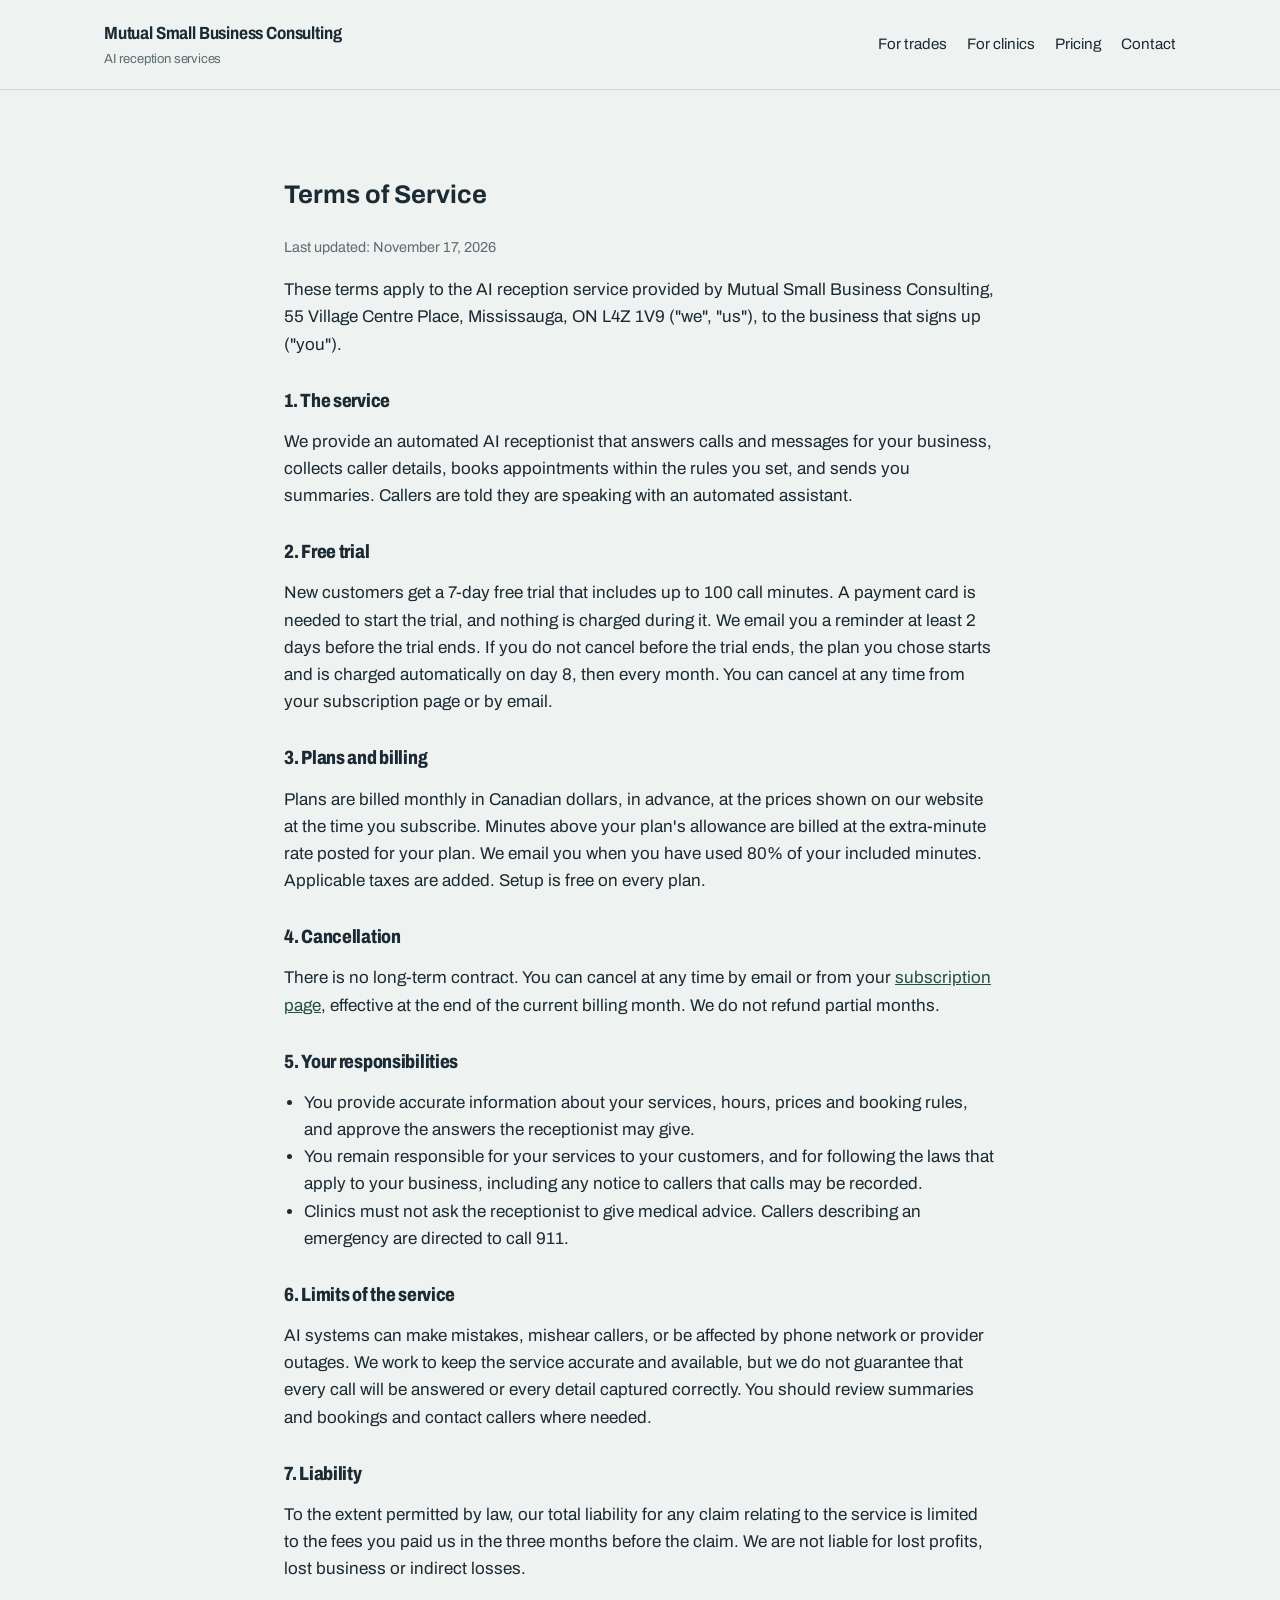
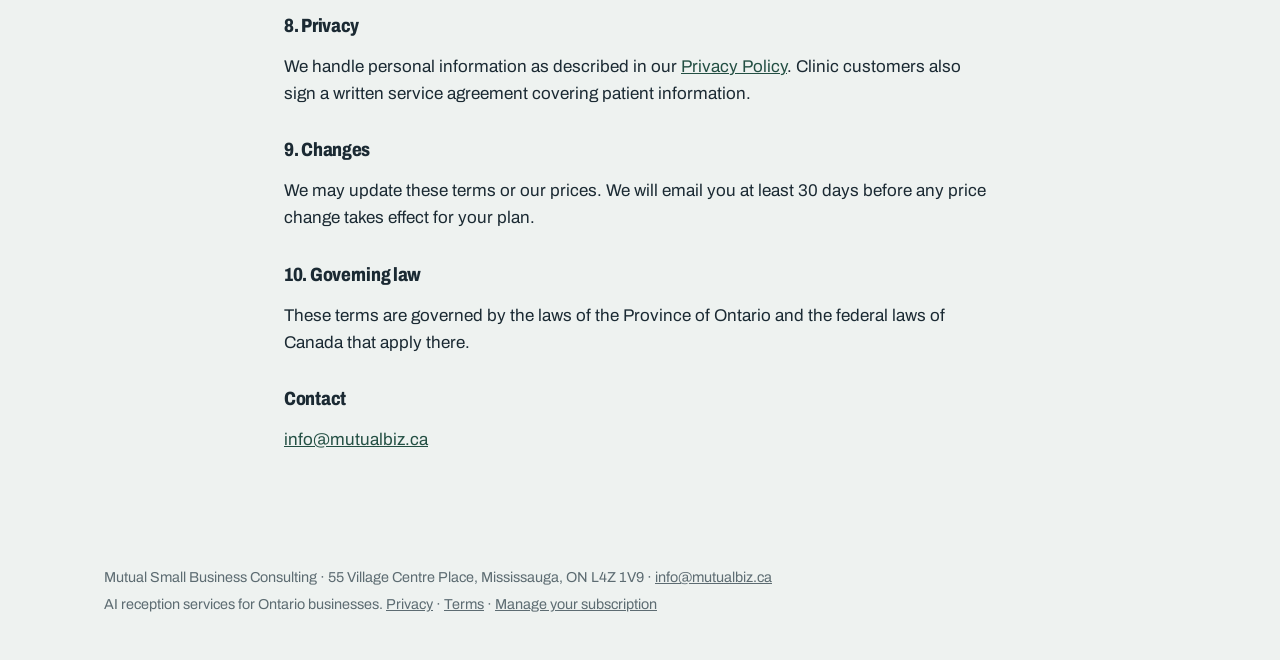
<file: terms.html>
<!doctype html>
<html lang="en">
<head>
  <meta charset="utf-8">
  <meta name="viewport" content="width=device-width, initial-scale=1">
  <title>Terms of Service | Mutual Small Business Consulting</title>
  <meta name="description" content="Terms for the AI reception service from Mutual Small Business Consulting.">
  <link rel="preconnect" href="https://fonts.googleapis.com">
  <link rel="preconnect" href="https://fonts.gstatic.com" crossorigin>
  <link href="https://fonts.googleapis.com/css2?family=Archivo:wdth,wght@62..125,400..800&display=swap" rel="stylesheet">
  <link rel="stylesheet" href="styles.css">
</head>
<body>
  <header class="site-header">
    <div class="wrap">
      <a class="brand" href="index.html">Mutual Small Business Consulting<small>AI reception services</small></a>
      <nav class="nav" aria-label="Main">
        <a href="trades.html">For trades</a>
        <a href="clinics.html">For clinics</a>
        <a href="index.html#pricing">Pricing</a>
        <a href="index.html#contact">Contact</a>
      </nav>
    </div>
  </header>

  <main>
    <section class="legal">
      <div class="wrap" style="display:block">
        <h1>Terms of Service</h1>
        <p class="fine">Last updated: November 17, 2026</p>

        <p>These terms apply to the AI reception service provided by Mutual Small Business Consulting, 55 Village Centre Place, Mississauga, ON L4Z 1V9 ("we", "us"), to the business that signs up ("you").</p>

        <h2>1. The service</h2>
        <p>We provide an automated AI receptionist that answers calls and messages for your business, collects caller details, books appointments within the rules you set, and sends you summaries. Callers are told they are speaking with an automated assistant.</p>

        <h2>2. Free trial</h2>
        <p>New customers get a 7-day free trial that includes up to 100 call minutes. A payment card is needed to start the trial, and nothing is charged during it. We email you a reminder at least 2 days before the trial ends. If you do not cancel before the trial ends, the plan you chose starts and is charged automatically on day 8, then every month. You can cancel at any time from your subscription page or by email.</p>

        <h2>3. Plans and billing</h2>
        <p>Plans are billed monthly in Canadian dollars, in advance, at the prices shown on our website at the time you subscribe. Minutes above your plan's allowance are billed at the extra-minute rate posted for your plan. We email you when you have used 80% of your included minutes. Applicable taxes are added. Setup is free on every plan.</p>

        <h2>4. Cancellation</h2>
        <p>There is no long-term contract. You can cancel at any time by email or from your <a href="https://billing.stripe.com/p/login/7sY3cu4XI2ITfHadEU1kA00">subscription page</a>, effective at the end of the current billing month. We do not refund partial months.</p>

        <h2>5. Your responsibilities</h2>
        <ul>
          <li>You provide accurate information about your services, hours, prices and booking rules, and approve the answers the receptionist may give.</li>
          <li>You remain responsible for your services to your customers, and for following the laws that apply to your business, including any notice to callers that calls may be recorded.</li>
          <li>Clinics must not ask the receptionist to give medical advice. Callers describing an emergency are directed to call 911.</li>
        </ul>

        <h2>6. Limits of the service</h2>
        <p>AI systems can make mistakes, mishear callers, or be affected by phone network or provider outages. We work to keep the service accurate and available, but we do not guarantee that every call will be answered or every detail captured correctly. You should review summaries and bookings and contact callers where needed.</p>

        <h2>7. Liability</h2>
        <p>To the extent permitted by law, our total liability for any claim relating to the service is limited to the fees you paid us in the three months before the claim. We are not liable for lost profits, lost business or indirect losses.</p>

        <h2>8. Privacy</h2>
        <p>We handle personal information as described in our <a href="privacy.html">Privacy Policy</a>. Clinic customers also sign a written service agreement covering patient information.</p>

        <h2>9. Changes</h2>
        <p>We may update these terms or our prices. We will email you at least 30 days before any price change takes effect for your plan.</p>

        <h2>10. Governing law</h2>
        <p>These terms are governed by the laws of the Province of Ontario and the federal laws of Canada that apply there.</p>

        <h2>Contact</h2>
        <p><a href="mailto:info@mutualbiz.ca">info@mutualbiz.ca</a></p>
      </div>
    </section>
  </main>

  <footer class="site-footer">
    <div class="wrap">
      <p>Mutual Small Business Consulting · 55 Village Centre Place, Mississauga, ON L4Z 1V9 · <a href="mailto:info@mutualbiz.ca">info@mutualbiz.ca</a></p>
      <p>AI reception services for Ontario businesses. <a href="privacy.html">Privacy</a> · <a href="terms.html">Terms</a> · <a href="https://billing.stripe.com/p/login/7sY3cu4XI2ITfHadEU1kA00">Manage your subscription</a></p>
    </div>
  </footer>
</body>
</html>
</file>
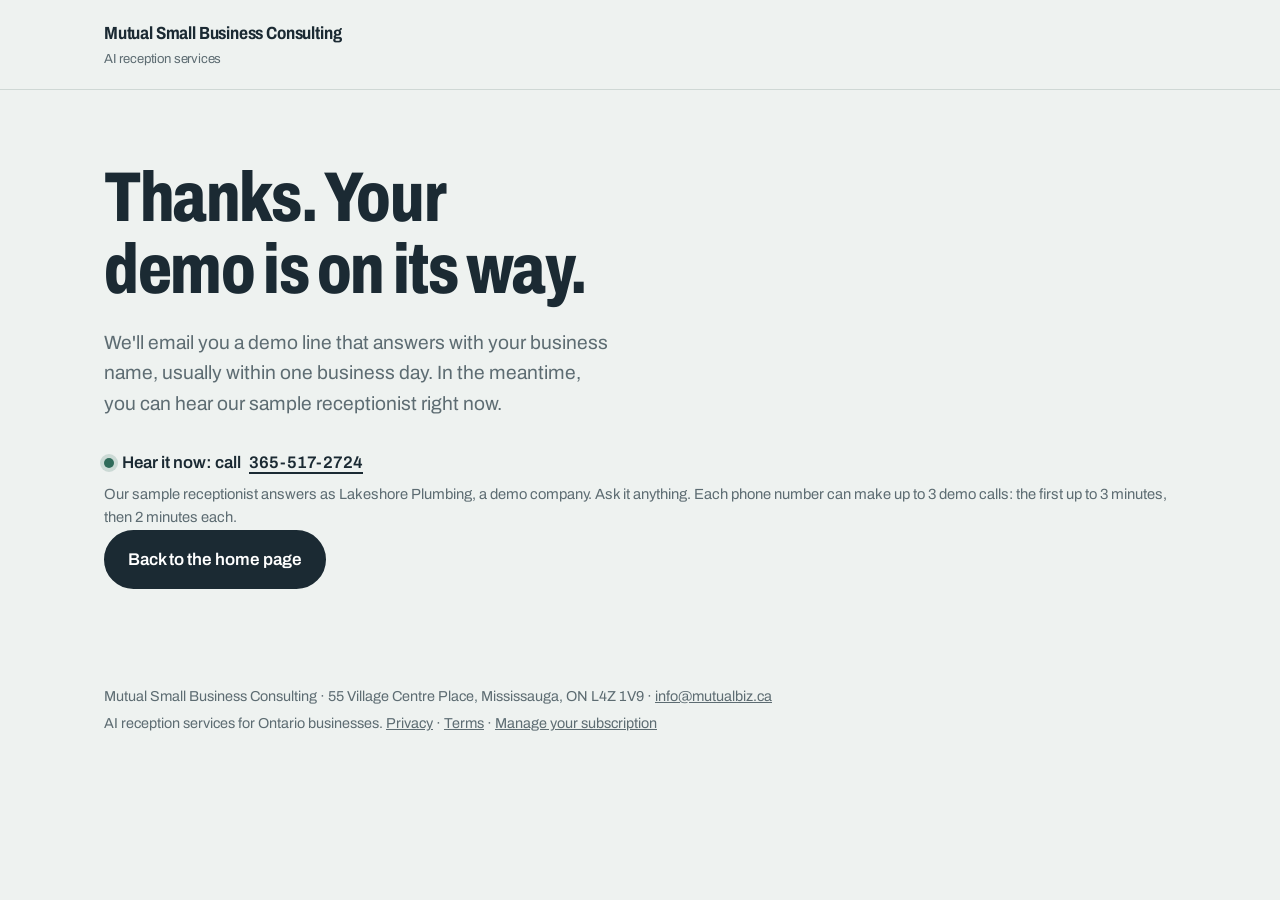
<file: thanks.html>
<!doctype html>
<html lang="en">
<head>
  <meta charset="utf-8">
  <meta name="viewport" content="width=device-width, initial-scale=1">
  <title>Request Received | Mutual Small Business Consulting</title>
  <meta name="robots" content="noindex">
  <link rel="preconnect" href="https://fonts.googleapis.com">
  <link rel="preconnect" href="https://fonts.gstatic.com" crossorigin>
  <link href="https://fonts.googleapis.com/css2?family=Archivo:wdth,wght@62..125,400..800&display=swap" rel="stylesheet">
  <link rel="stylesheet" href="styles.css">
  <script src="config.js" defer></script>
</head>
<body>
  <header class="site-header">
    <div class="wrap">
      <a class="brand" href="index.html">Mutual Small Business Consulting<small>AI reception services</small></a>
    </div>
  </header>
  <main>
    <section class="hero">
      <div class="wrap" style="display:block">
        <h1>Thanks. Your demo is on its way.</h1>
        <p class="lede">We'll email you a demo line that answers with your business name, usually within one business day. In the meantime, you can hear our sample receptionist right now.</p>
        <div data-demo></div>
        <div class="actions"><a class="btn" href="index.html">Back to the home page</a></div>
      </div>
    </section>
  </main>
  <footer class="site-footer">
    <div class="wrap">
      <p>Mutual Small Business Consulting · 55 Village Centre Place, Mississauga, ON L4Z 1V9 · <a href="mailto:info@mutualbiz.ca">info@mutualbiz.ca</a></p>
      <p>AI reception services for Ontario businesses. <a href="privacy.html">Privacy</a> · <a href="terms.html">Terms</a> · <a href="https://billing.stripe.com/p/login/7sY3cu4XI2ITfHadEU1kA00">Manage your subscription</a></p>
    </div>
  </footer>
</body>
</html>
</file>
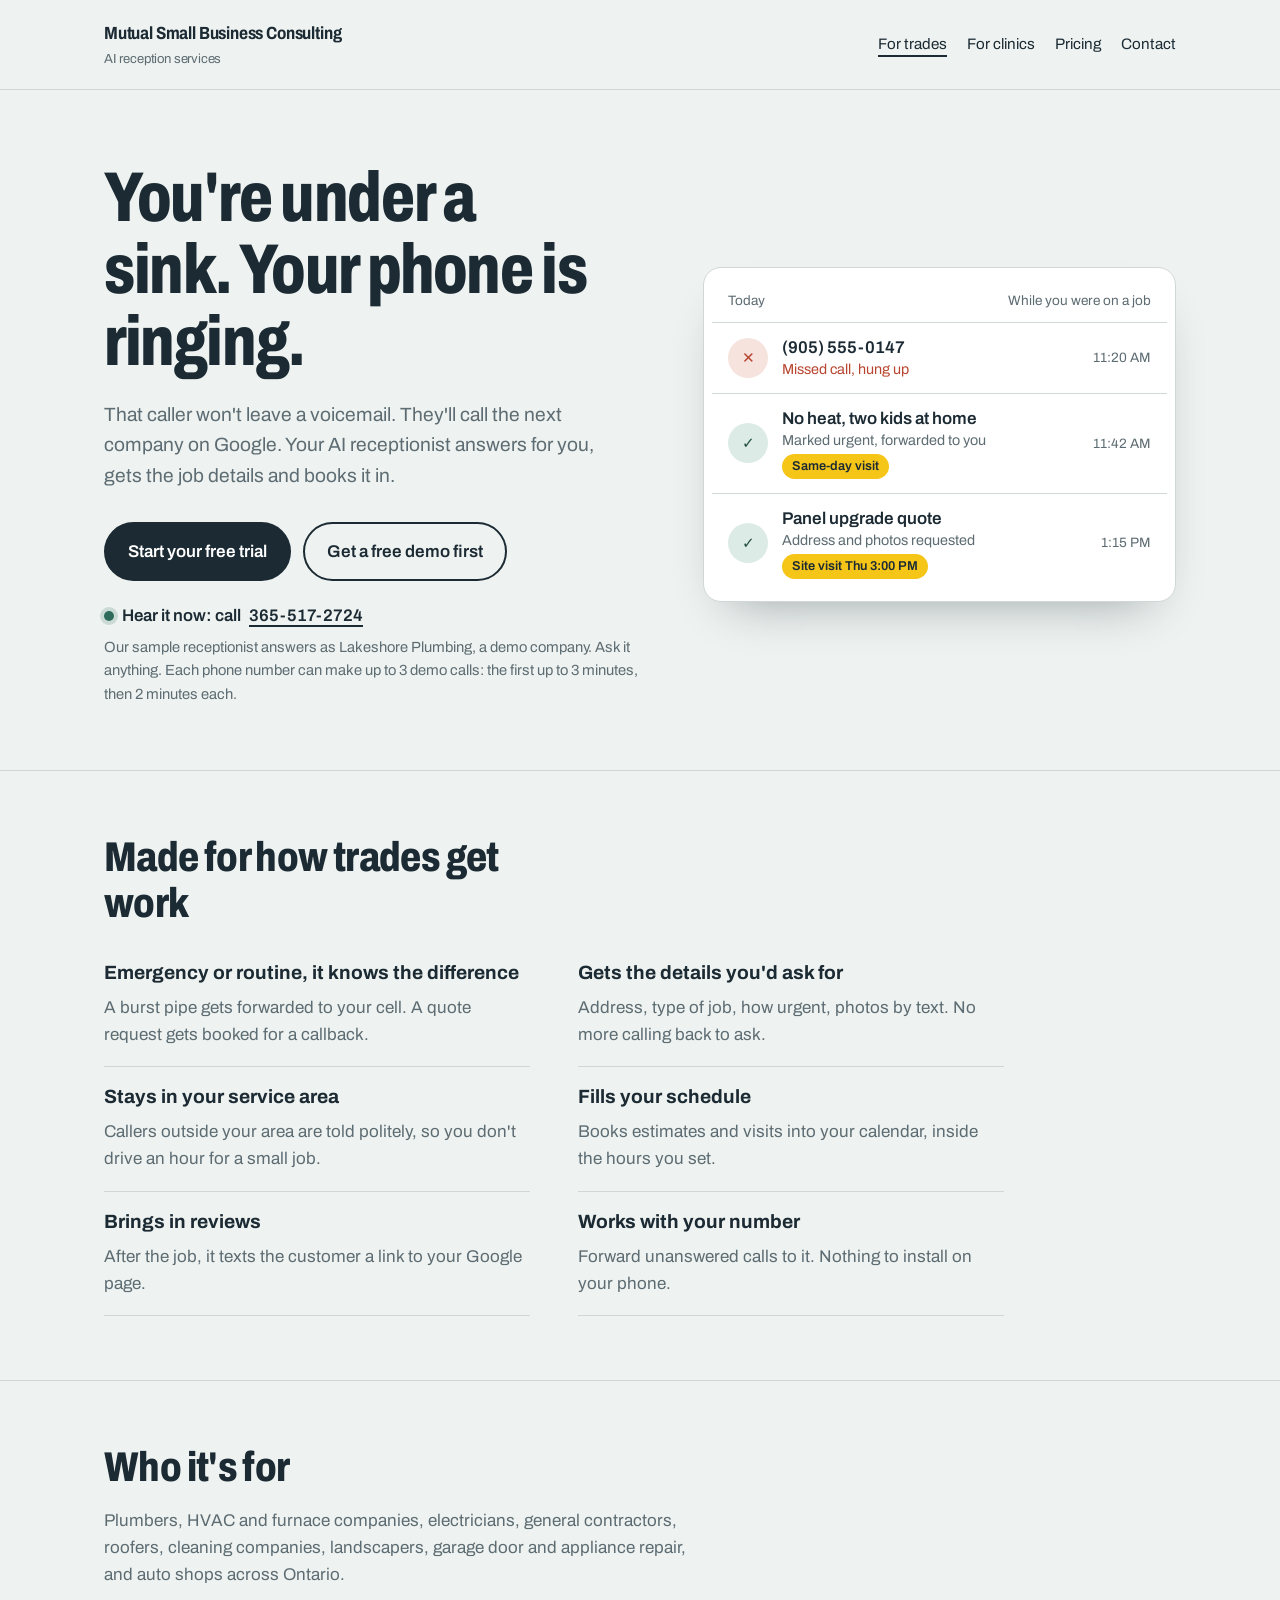
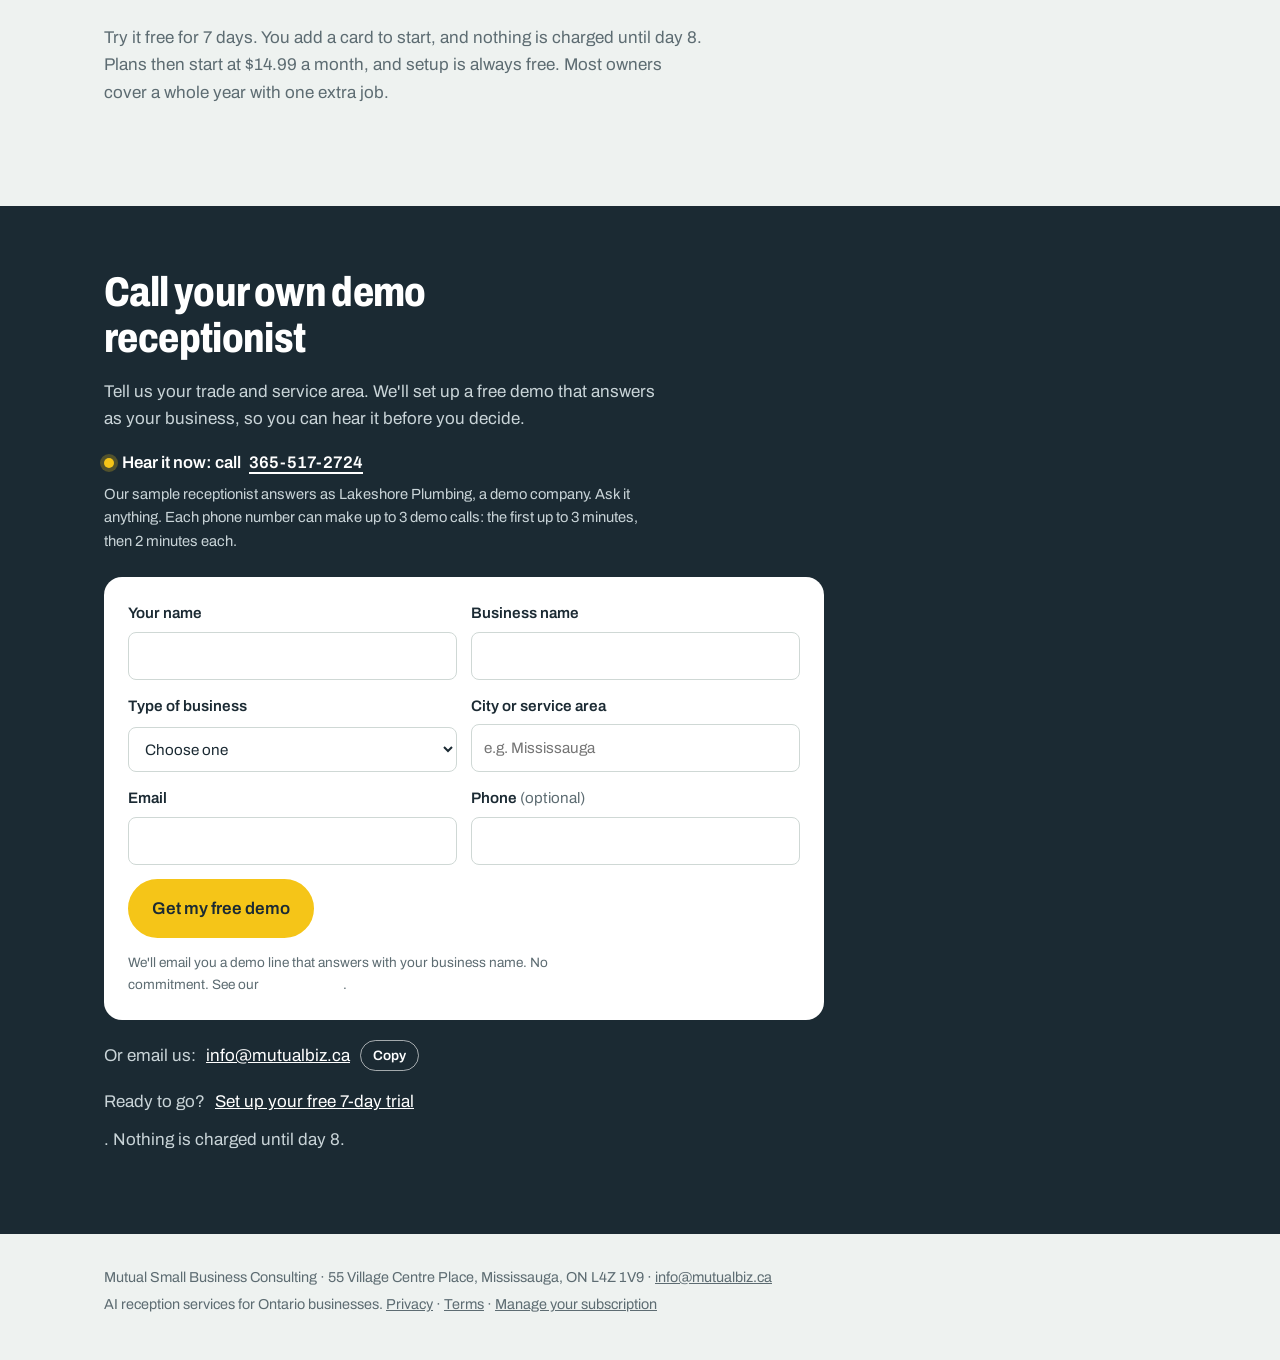
<file: trades.html>
<!doctype html>
<html lang="en">
<head>
  <meta charset="utf-8">
  <meta name="viewport" content="width=device-width, initial-scale=1">
  <title>AI Reception for Trades and Home Services | Mutual Small Business Consulting</title>
  <meta name="description" content="An AI receptionist for Ontario plumbers, HVAC, electricians and contractors. Answers calls while you're on a job and books the work.">
  <link rel="preconnect" href="https://fonts.googleapis.com">
  <link rel="preconnect" href="https://fonts.gstatic.com" crossorigin>
  <link href="https://fonts.googleapis.com/css2?family=Archivo:wdth,wght@62..125,400..800&display=swap" rel="stylesheet">
  <link rel="stylesheet" href="styles.css">
  <script src="config.js" defer></script>
</head>
<body>
  <header class="site-header">
    <div class="wrap">
      <a class="brand" href="index.html">Mutual Small Business Consulting<small>AI reception services</small></a>
      <nav class="nav" aria-label="Main">
        <a href="trades.html" aria-current="page">For trades</a>
        <a href="clinics.html">For clinics</a>
        <a href="index.html#pricing">Pricing</a>
        <a href="#contact">Contact</a>
      </nav>
    </div>
  </header>

  <main>
    <section class="hero" aria-labelledby="hero-title">
      <div class="wrap">
        <div>
          <h1 id="hero-title">You're under a sink. Your phone is ringing.</h1>
          <p class="lede">That caller won't leave a voicemail. They'll call the next company on Google. Your AI receptionist answers for you, gets the job details and books it in.</p>
          <div class="actions">
            <a class="btn" href="setup.html?trade=Plumbing">Start your free trial</a>
            <a class="btn secondary" href="#contact">Get a free demo first</a>
          </div>
          <div data-demo></div>
        </div>

        <div class="calllog" role="img" aria-label="Example: calls from homeowners answered and booked while the owner was on a job.">
          <div class="calllog-head"><span>Today</span><span>While you were on a job</span></div>
          <div class="call missed">
            <div class="call-icon" aria-hidden="true">✕</div>
            <div><div class="call-who">(905) 555-0147</div><div class="call-what">Missed call, hung up</div></div>
            <div class="call-time">11:20 AM</div>
          </div>
          <div class="call answered">
            <div class="call-icon" aria-hidden="true">✓</div>
            <div><div class="call-who">No heat, two kids at home</div><div class="call-what">Marked urgent, forwarded to you</div><span class="booked">Same-day visit</span></div>
            <div class="call-time">11:42 AM</div>
          </div>
          <div class="call answered">
            <div class="call-icon" aria-hidden="true">✓</div>
            <div><div class="call-who">Panel upgrade quote</div><div class="call-what">Address and photos requested</div><span class="booked">Site visit Thu 3:00 PM</span></div>
            <div class="call-time">1:15 PM</div>
          </div>
        </div>
      </div>
    </section>

    <section aria-labelledby="trades-title">
      <div class="wrap">
        <h2 id="trades-title">Made for how trades get work</h2>
        <div class="handles">
          <div><h3>Emergency or routine, it knows the difference</h3><p>A burst pipe gets forwarded to your cell. A quote request gets booked for a callback.</p></div>
          <div><h3>Gets the details you'd ask for</h3><p>Address, type of job, how urgent, photos by text. No more calling back to ask.</p></div>
          <div><h3>Stays in your service area</h3><p>Callers outside your area are told politely, so you don't drive an hour for a small job.</p></div>
          <div><h3>Fills your schedule</h3><p>Books estimates and visits into your calendar, inside the hours you set.</p></div>
          <div><h3>Brings in reviews</h3><p>After the job, it texts the customer a link to your Google page.</p></div>
          <div><h3>Works with your number</h3><p>Forward unanswered calls to it. Nothing to install on your phone.</p></div>
        </div>
      </div>
    </section>

    <section aria-labelledby="who-title">
      <div class="wrap">
        <h2 id="who-title">Who it's for</h2>
        <p class="intro">Plumbers, HVAC and furnace companies, electricians, general contractors, roofers, cleaning companies, landscapers, garage door and appliance repair, and auto shops across Ontario.</p>
        <p class="intro">Try it free for 7 days. You add a card to start, and nothing is charged until day 8. Plans then start at $14.99 a month, and setup is always free. Most owners cover a whole year with one extra job.</p>
      </div>
    </section>

    <section class="contact" id="contact" aria-labelledby="contact-title">
      <div class="wrap">
        <h2 id="contact-title">Call your own demo receptionist</h2>
        <p>Tell us your trade and service area. We'll set up a free demo that answers as your business, so you can hear it before you decide.</p>
        <div data-contact></div>
        <p class="mail-line">Ready to go? <a href="setup.html?trade=Plumbing">Set up your free 7-day trial</a>. Nothing is charged until day 8.</p>
      </div>
    </section>
  </main>

  <footer class="site-footer">
    <div class="wrap">
      <p>Mutual Small Business Consulting · 55 Village Centre Place, Mississauga, ON L4Z 1V9 · <a href="mailto:info@mutualbiz.ca">info@mutualbiz.ca</a></p>
      <p>AI reception services for Ontario businesses. <a href="privacy.html">Privacy</a> · <a href="terms.html">Terms</a> · <a href="https://billing.stripe.com/p/login/7sY3cu4XI2ITfHadEU1kA00">Manage your subscription</a></p>
    </div>
  </footer>
</body>
</html>
</file>
<file: styles.css>
:root {
  --paper: #eef2f0;
  --card: #ffffff;
  --ink: #1b2a33;
  --muted: #5d6c72;
  --spruce: #2f6b5a;
  --spruce-dark: #234f43;
  --signal: #f5c518;
  --line: #cfd8d5;
  --miss: #b8452f;
  --radius-lg: 18px;
  --radius-sm: 8px;
  --max: 1120px;
}

* { box-sizing: border-box; }

html { -webkit-text-size-adjust: 100%; }

body {
  margin: 0;
  background: var(--paper);
  color: var(--ink);
  font-family: "Archivo", system-ui, sans-serif;
  font-size: 1.0625rem;
  line-height: 1.6;
}

a { color: var(--spruce-dark); }

a:focus-visible,
button:focus-visible,
summary:focus-visible {
  outline: 3px solid var(--signal);
  outline-offset: 3px;
  border-radius: 4px;
}

.wrap {
  max-width: var(--max);
  margin: 0 auto;
  padding: 0 24px;
}

/* Header */
.site-header {
  padding: 20px 0;
  border-bottom: 1px solid var(--line);
}
.site-header .wrap {
  display: flex;
  align-items: center;
  justify-content: space-between;
  gap: 16px;
  flex-wrap: wrap;
}
.brand {
  font-weight: 700;
  font-stretch: 85%;
  font-size: 1.1rem;
  color: var(--ink);
  text-decoration: none;
  letter-spacing: -0.01em;
}
.brand small {
  display: block;
  font-weight: 400;
  font-stretch: 100%;
  font-size: 0.82rem;
  color: var(--muted);
}
.nav { display: flex; gap: 20px; flex-wrap: wrap; }
.nav a {
  color: var(--ink);
  text-decoration: none;
  font-size: 0.95rem;
}
.nav a[aria-current="page"] { text-decoration: underline; text-underline-offset: 6px; text-decoration-thickness: 2px; }

/* Buttons */
.btn {
  display: inline-block;
  background: var(--ink);
  color: #fff;
  text-decoration: none;
  font-weight: 600;
  padding: 14px 22px;
  border-radius: 999px;
  border: 2px solid var(--ink);
}
.btn:hover { background: var(--spruce-dark); border-color: var(--spruce-dark); }
.btn.secondary { background: transparent; color: var(--ink); }
.btn.secondary:hover { background: var(--card); }

/* Hero */
.hero { padding: 72px 0 64px; }
.hero .wrap {
  display: grid;
  grid-template-columns: 1.15fr 1fr;
  gap: 56px;
  align-items: center;
}
.hero h1 {
  font-size: clamp(2.4rem, 5.6vw, 4.4rem);
  line-height: 1.02;
  font-weight: 800;
  font-stretch: 75%;
  letter-spacing: -0.02em;
  margin: 0 0 22px;
  max-width: 14ch;
}
.hero p.lede {
  font-size: 1.2rem;
  color: var(--muted);
  max-width: 46ch;
  margin: 0 0 30px;
}
.hero .actions { display: flex; gap: 12px; flex-wrap: wrap; }

/* Call log: the signature element */
.calllog {
  background: var(--card);
  border-radius: var(--radius-lg);
  border: 1px solid var(--line);
  padding: 8px;
  box-shadow: 0 24px 48px -28px rgba(27, 42, 51, 0.45);
}
.calllog-head {
  display: flex;
  justify-content: space-between;
  padding: 14px 16px 10px;
  font-size: 0.85rem;
  color: var(--muted);
}
.call {
  display: grid;
  grid-template-columns: 40px 1fr auto;
  gap: 14px;
  align-items: center;
  padding: 14px 16px;
  border-top: 1px solid var(--line);
}
.call-icon {
  width: 40px; height: 40px;
  border-radius: 50%;
  display: grid; place-items: center;
  font-weight: 700;
  font-size: 0.95rem;
}
.call.missed .call-icon { background: #f6e3de; color: var(--miss); }
.call.answered .call-icon { background: #dcebe5; color: var(--spruce-dark); }
.call-who { font-weight: 600; line-height: 1.3; }
.call-what { font-size: 0.9rem; color: var(--muted); line-height: 1.4; }
.call-time { font-size: 0.85rem; color: var(--muted); white-space: nowrap; }
.call.missed .call-what { color: var(--miss); }
.booked {
  display: inline-block;
  margin-top: 4px;
  background: var(--signal);
  color: var(--ink);
  font-size: 0.8rem;
  font-weight: 600;
  padding: 2px 10px;
  border-radius: 999px;
}

.calllog .call.answered { animation: settle 0.6s ease-out both; }
.calllog .call.answered:nth-of-type(3) { animation-delay: 0.5s; }
.calllog .call.answered:nth-of-type(4) { animation-delay: 1s; }
@keyframes settle {
  from { opacity: 0; transform: translateY(6px); }
  to { opacity: 1; transform: none; }
}
@media (prefers-reduced-motion: reduce) {
  .calllog .call.answered { animation: none; }
}

/* Sections */
section { padding: 64px 0; }
section + section { border-top: 1px solid var(--line); }
h2 {
  font-size: clamp(1.8rem, 3.4vw, 2.6rem);
  line-height: 1.1;
  font-weight: 800;
  font-stretch: 80%;
  letter-spacing: -0.015em;
  margin: 0 0 16px;
  max-width: 22ch;
}
h3 { font-size: 1.2rem; line-height: 1.3; margin: 0 0 8px; }
.intro { color: var(--muted); max-width: 60ch; margin: 0 0 36px; }

.steps {
  list-style: none;
  padding: 0; margin: 0;
  display: grid;
  grid-template-columns: repeat(3, 1fr);
  gap: 32px;
  counter-reset: step;
}
.steps li { counter-increment: step; }
.steps li::before {
  content: counter(step);
  display: block;
  font-size: 2.6rem;
  font-weight: 800;
  font-stretch: 75%;
  color: var(--spruce);
  line-height: 1;
  margin-bottom: 10px;
}
.steps p { margin: 0; color: var(--muted); }

.handles {
  display: grid;
  grid-template-columns: repeat(2, 1fr);
  gap: 0 48px;
  max-width: 900px;
}
.handles div { padding: 18px 0; border-bottom: 1px solid var(--line); }
.handles p { margin: 0; color: var(--muted); }

/* Doors to the two audiences */
.doors {
  display: grid;
  grid-template-columns: 1fr 1fr;
  gap: 20px;
}
.door {
  display: block;
  text-decoration: none;
  color: var(--ink);
  background: var(--card);
  border: 1px solid var(--line);
  border-radius: var(--radius-lg);
  padding: 32px;
}
.door:hover { border-color: var(--ink); }
.door h3 { font-size: 1.5rem; font-stretch: 85%; }
.door p { color: var(--muted); margin: 0 0 18px; }
.door span { font-weight: 600; text-decoration: underline; text-underline-offset: 5px; }

/* Pricing */
.plans {
  display: grid;
  grid-template-columns: repeat(3, 1fr);
  gap: 20px;
  align-items: stretch;
}
.plan {
  background: var(--card);
  border: 1px solid var(--line);
  border-radius: var(--radius-lg);
  padding: 28px;
  display: flex;
  flex-direction: column;
}
.plans-4 { grid-template-columns: repeat(4, 1fr); }
.plan.featured { border: 2px solid var(--ink); }
.all-plans { margin-top: 24px; border-bottom: 0; }
.all-plans summary { font-weight: 600; }
.table-wrap { overflow-x: auto; margin-top: 12px; }
.all-plans table { width: 100%; border-collapse: collapse; font-size: 0.95rem; min-width: 560px; }
.all-plans th, .all-plans td { text-align: left; padding: 10px 12px; border-bottom: 1px solid var(--line); }
.all-plans thead th { font-weight: 600; color: var(--muted); }
.plan .price {
  font-size: 2.4rem;
  font-weight: 800;
  font-stretch: 75%;
  line-height: 1;
  margin: 10px 0 4px;
}
.plan .price small { font-size: 1rem; font-weight: 400; font-stretch: 100%; color: var(--muted); }
.plan ul { padding-left: 1.1em; margin: 16px 0 0; color: var(--muted); }
.plan li { margin-bottom: 6px; }
.fine { font-size: 0.9rem; color: var(--muted); margin-top: 20px; max-width: 70ch; }

/* FAQ */
details {
  border-bottom: 1px solid var(--line);
  padding: 16px 0;
  max-width: 760px;
}
summary { cursor: pointer; font-weight: 600; font-size: 1.05rem; }
details p { color: var(--muted); margin: 10px 0 0; }

/* Contact */
.contact { background: var(--ink); color: #fff; border-top: none; }
.contact h2 { color: #fff; }
.contact p { color: #c9d4d8; max-width: 56ch; }
.contact .btn { background: var(--signal); color: var(--ink); border-color: var(--signal); }
.contact .btn:hover { background: #fff; border-color: #fff; }
.contact a:not(.btn) { color: #fff; }

/* Demo line and form */
.demo-line { margin: 22px 0 0; font-weight: 600; font-size: 1.05rem; display: flex; flex-wrap: wrap; align-items: baseline; gap: 6px 8px; }
.demo-line a { color: inherit; text-decoration-thickness: 2px; text-underline-offset: 4px; }
.demo-dot { width: 10px; height: 10px; border-radius: 50%; background: var(--spruce); display: inline-block; box-shadow: 0 0 0 4px rgba(47,107,90,0.18); }
.demo-note { flex-basis: 100%; font-weight: 400; font-size: 0.92rem; color: var(--muted); }
.contact .demo-line { color: #fff; margin: 0 0 24px; }
.contact .demo-dot { background: var(--signal); box-shadow: 0 0 0 4px rgba(245,197,24,0.25); }
.contact .demo-note { color: #c9d4d8; }
.demo-form { background: #fff; color: var(--ink); border-radius: var(--radius-lg); padding: 24px; display: grid; gap: 14px; max-width: 720px; margin: 8px 0 20px; }
.demo-form label { display: grid; gap: 6px; font-weight: 600; font-size: 0.95rem; }
.demo-form .opt { font-weight: 400; color: var(--muted); }
.demo-form input, .demo-form select { font: inherit; font-weight: 400; color: var(--ink); background: #fff; border: 1px solid var(--line); border-radius: var(--radius-sm); padding: 11px 12px; width: 100%; }
.demo-form input:focus, .demo-form select:focus { outline: 3px solid var(--signal); outline-offset: 1px; }
.demo-form .btn { justify-self: start; cursor: pointer; font: inherit; font-weight: 600; }
.contact .demo-form .fine { color: var(--muted); font-size: 0.85rem; margin: 0; }
.field-row { display: grid; grid-template-columns: 1fr 1fr; gap: 14px; }
.hp { position: absolute; left: -9999px; width: 1px; height: 1px; opacity: 0; }
.mail-line { display: flex; align-items: center; gap: 10px; flex-wrap: wrap; }
.copy { font: inherit; font-size: 0.85rem; font-weight: 600; cursor: pointer; background: transparent; color: #fff; border: 1px solid rgba(255,255,255,0.6); border-radius: 999px; padding: 4px 12px; }
.copy:hover { background: rgba(255,255,255,0.12); }

/* Footer */
.site-footer { padding: 28px 0 40px; font-size: 0.9rem; color: var(--muted); }
.site-footer p { margin: 4px 0; }

@media (max-width: 1100px) {
  .plans-4 { grid-template-columns: repeat(2, 1fr); }
}

@media (max-width: 860px) {
  .hero { padding: 48px 0; }
  .hero .wrap, .doors, .plans { grid-template-columns: 1fr; }
  .steps { grid-template-columns: 1fr; gap: 24px; }
  .handles { grid-template-columns: 1fr; }
  section { padding: 48px 0; }
}
@media (max-width: 420px) {
  .wrap { padding: 0 16px; }
  .field-row { grid-template-columns: 1fr; }
  .call { grid-template-columns: 36px 1fr; }
  .call-time { grid-column: 2; }
}

/* Legal pages */
.legal .wrap { max-width: 760px; }
.legal h1 { margin-bottom: 4px; }
.legal h2 { font-size: 1.2rem; margin: 32px 0 8px; }
.legal p, .legal li { line-height: 1.6; }
.legal ul { padding-left: 1.2em; }
.site-footer a { color: inherit; }

/* Trial setup form */
.setup { padding: 48px 0 72px; }
.setup .lede { max-width: 46em; margin-bottom: 24px; }
.setup-form { max-width: 820px; gap: 20px; border: 1px solid var(--line); }
.setup-form fieldset { border: 0; border-top: 1px solid var(--line); margin: 0; padding: 18px 0 0; display: grid; gap: 14px; }
.setup-form fieldset:first-of-type { border-top: 0; padding-top: 0; }
.setup-form legend { font-weight: 700; font-size: 1.15rem; padding: 0 0 4px; }
.setup-form textarea { font: inherit; font-weight: 400; color: var(--ink); background: #fff; border: 1px solid var(--line); border-radius: var(--radius-sm); padding: 11px 12px; width: 100%; resize: vertical; }
.setup-form textarea:focus { outline: 3px solid var(--signal); outline-offset: 1px; }
.setup-form .note { margin: 0; font-size: 0.9rem; color: var(--muted); }
.setup-form .check { display: flex; gap: 10px; align-items: flex-start; font-weight: 400; }
.setup-form .check input { width: 20px; height: 20px; margin-top: 2px; flex: none; }
.setup-form .fine { color: var(--muted); font-size: 0.85rem; margin: 0; }
.plan-links { list-style: none; padding: 0; margin: 12px 0 24px; display: flex; flex-wrap: wrap; gap: 10px; }
</file>
